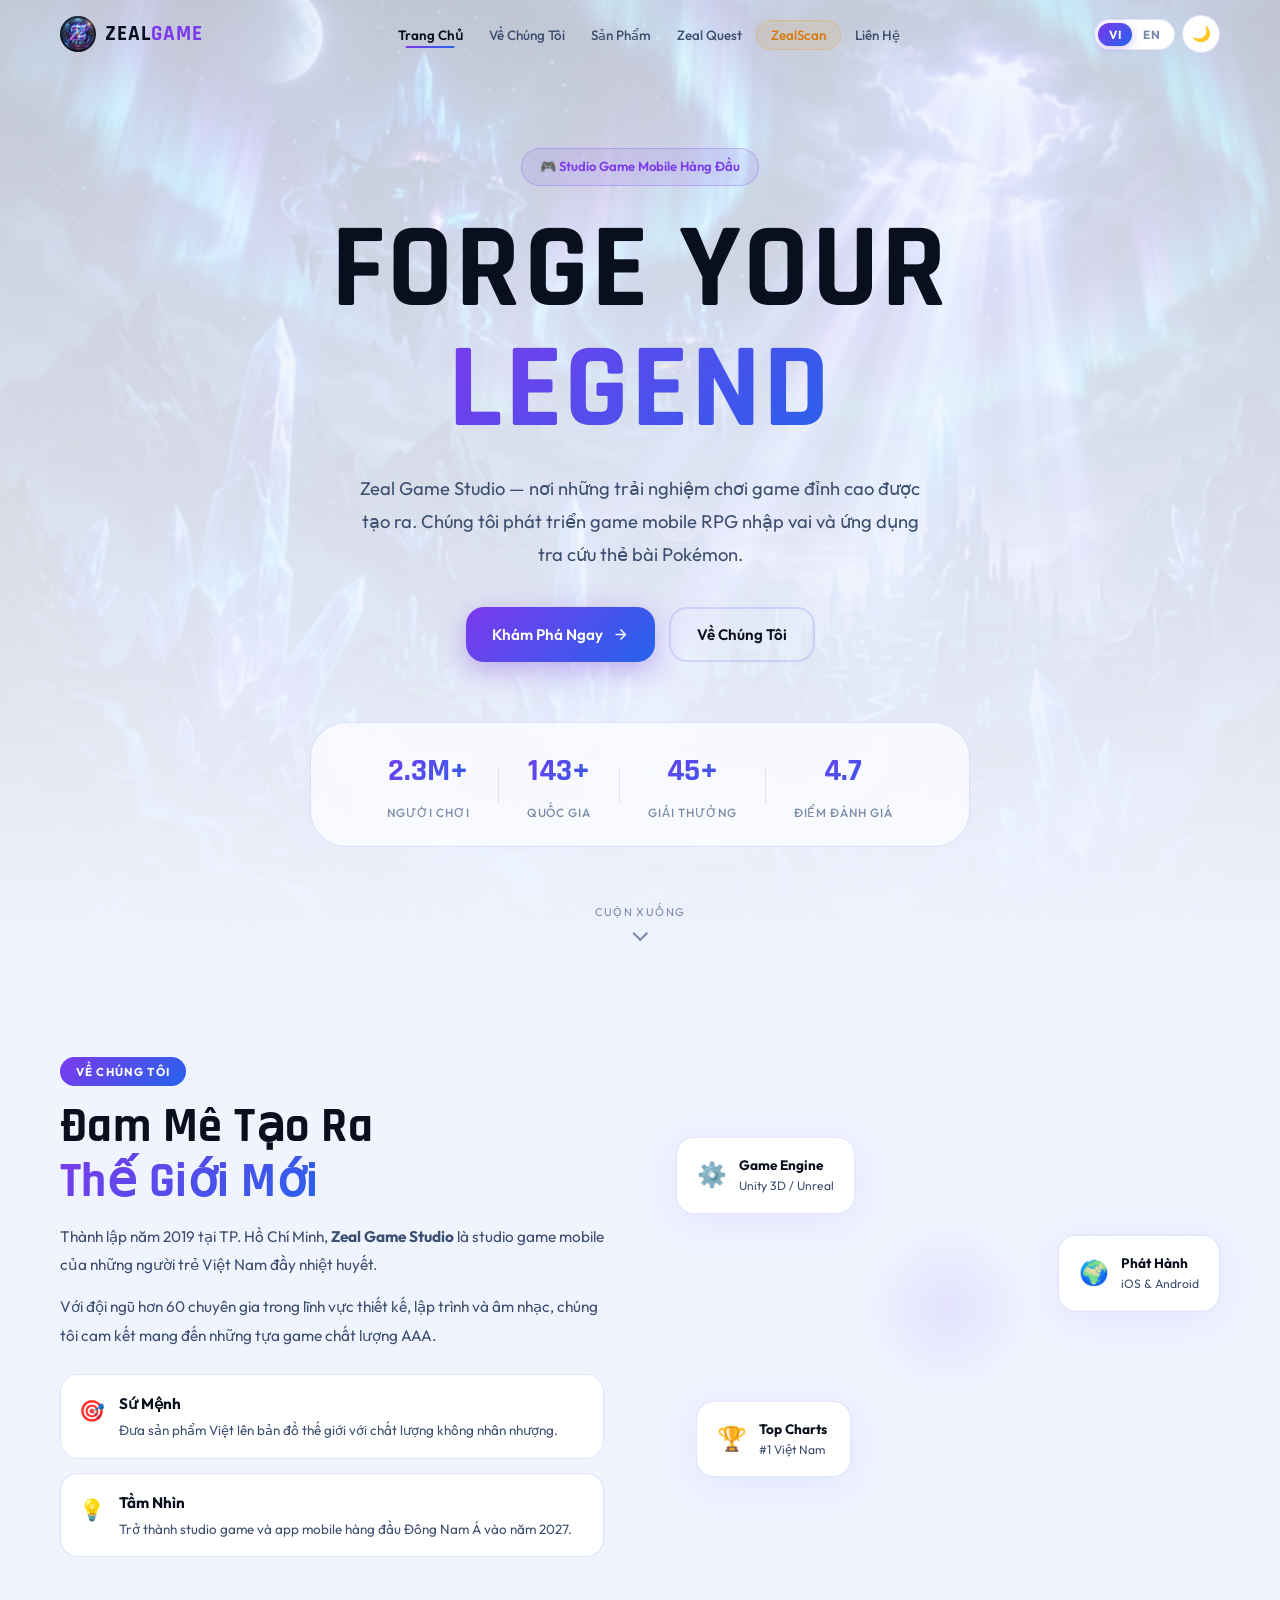
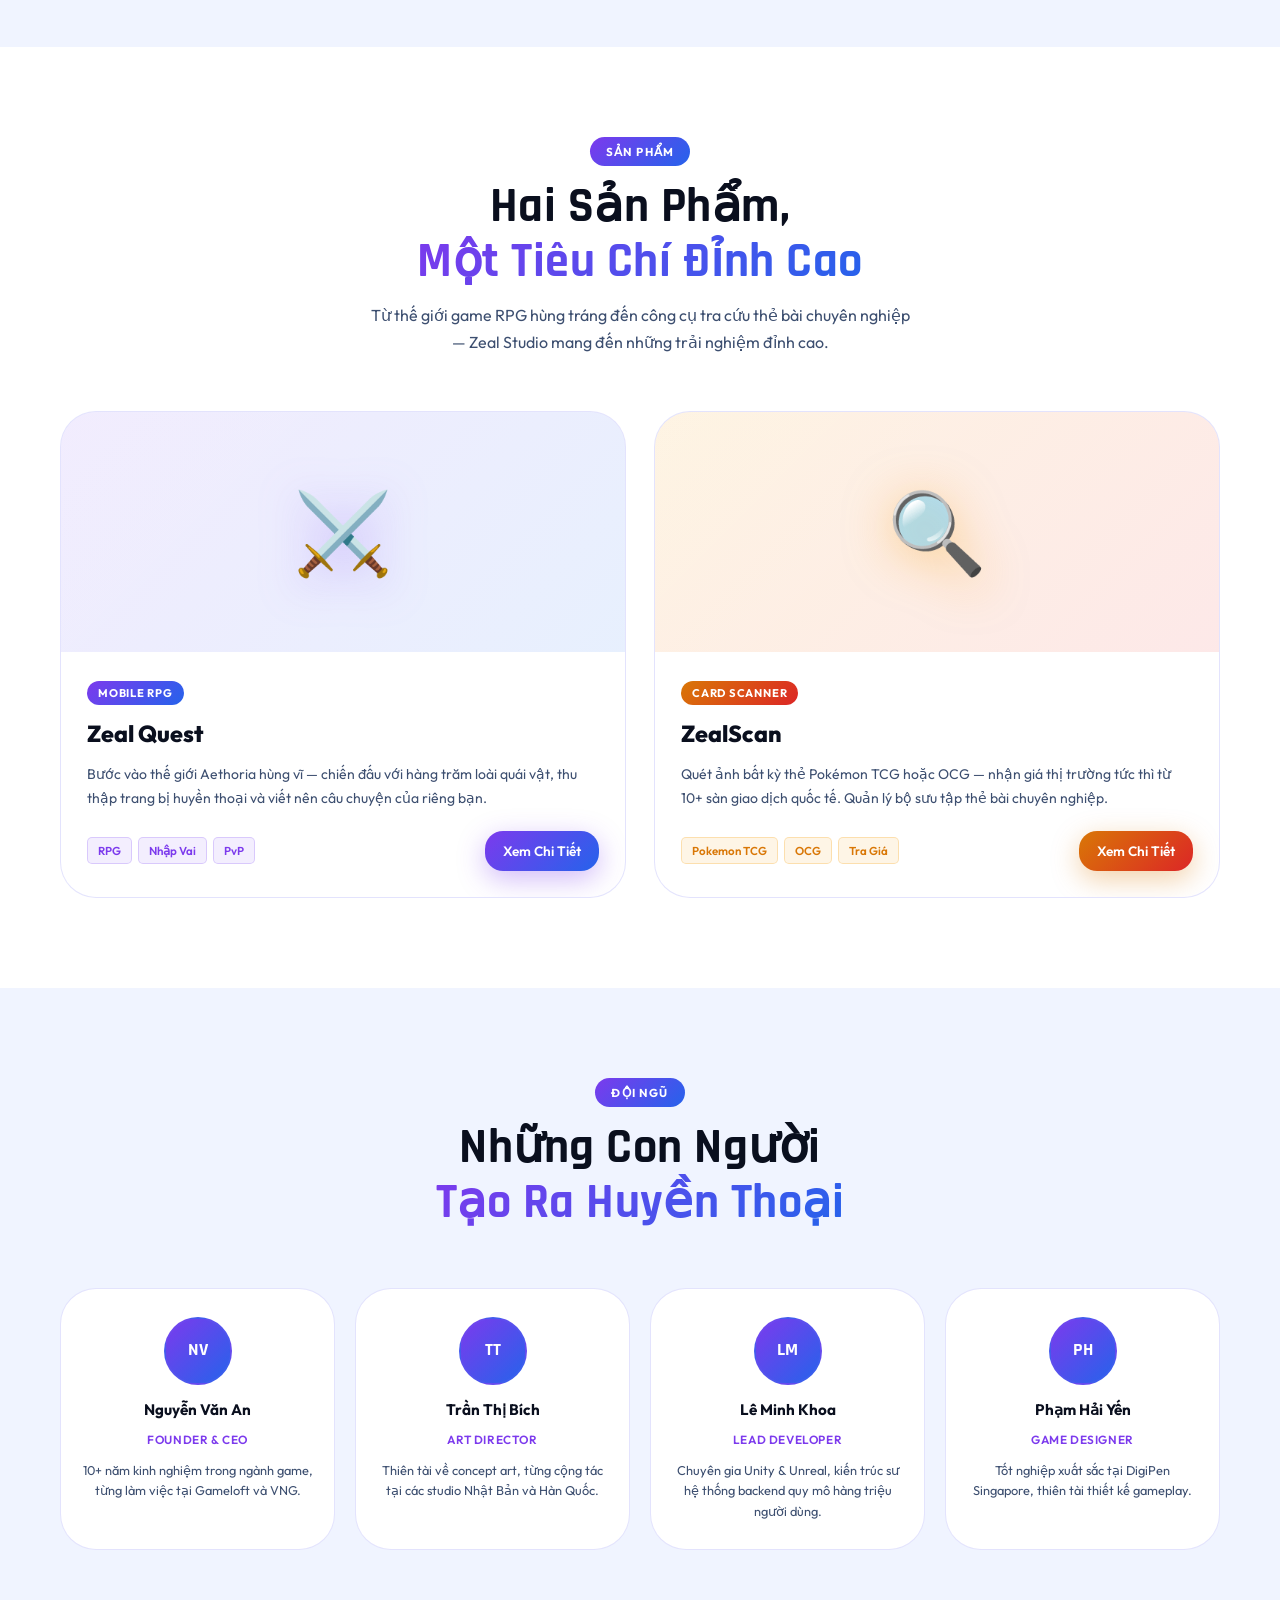
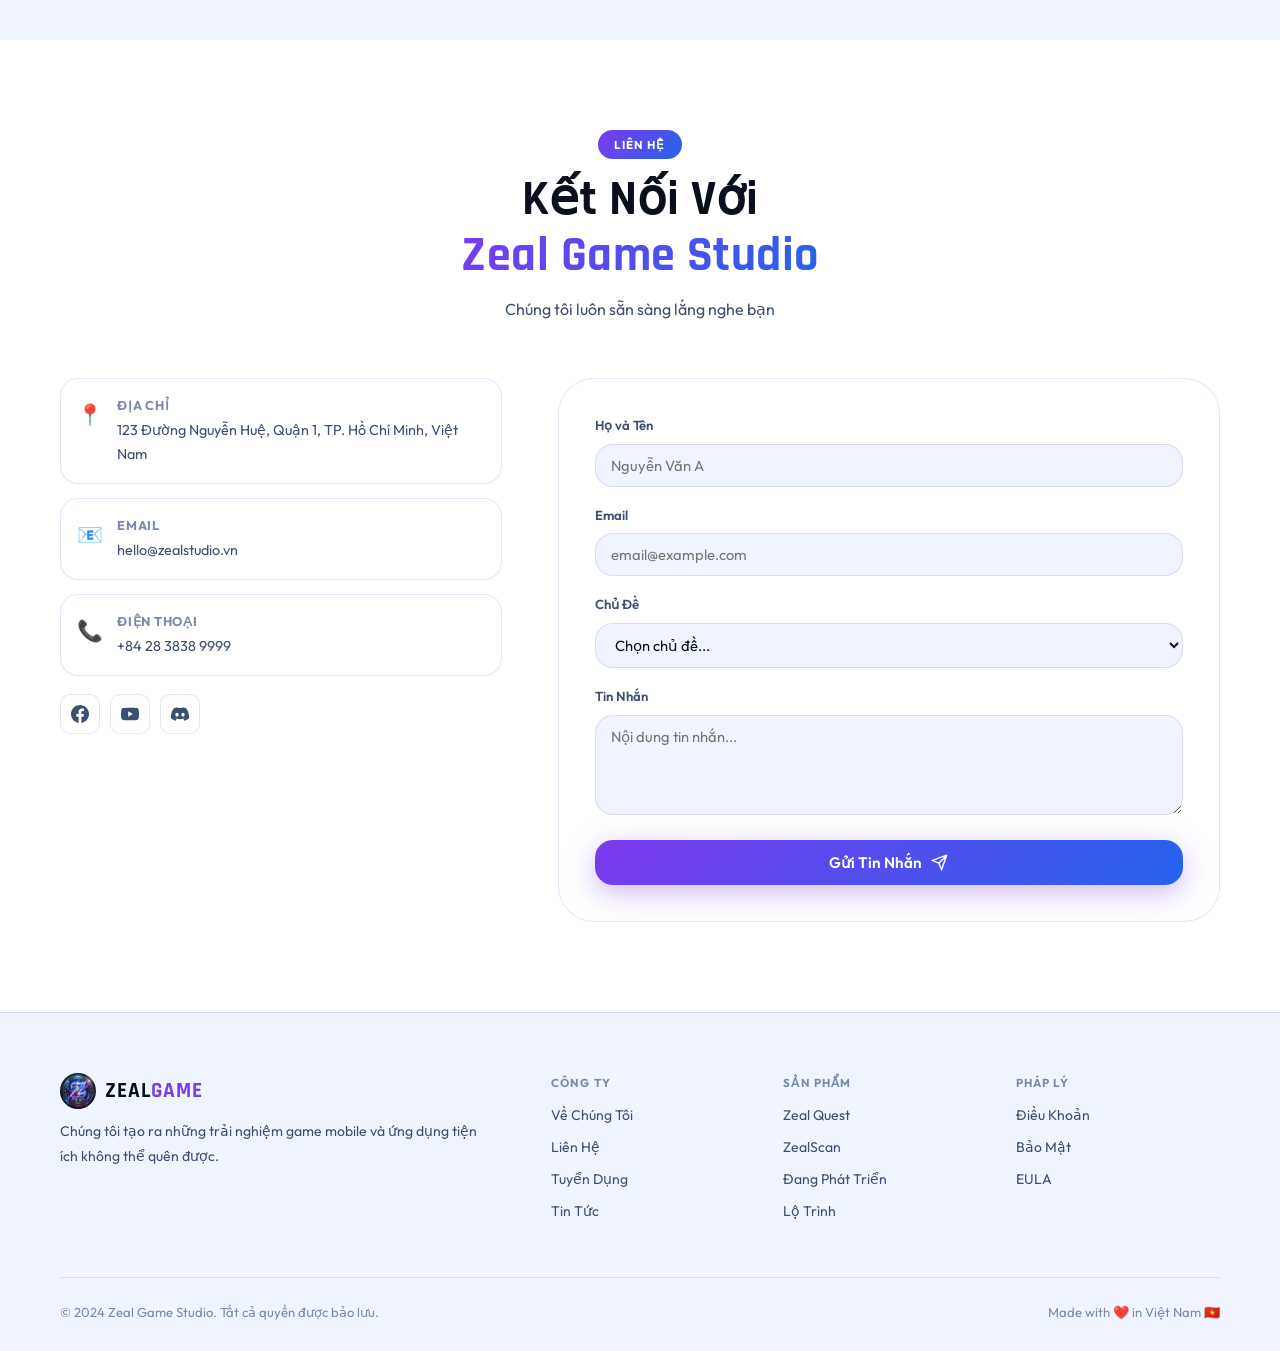
<file: index.html>
<!DOCTYPE html>
<html lang="vi" data-theme="light">

<head>
  <meta charset="UTF-8" />
  <meta name="viewport" content="width=device-width, initial-scale=1.0" />
  <meta name="description"
    content="Zeal Game Studio – Studio game mobile hàng đầu Việt Nam. Khám phá Zeal Quest RPG và ZealScan tra cứu giá thẻ Pokémon." />
  <title>Zeal Game Studio – Forge Your Legend</title>
  <link rel="preconnect" href="https://fonts.googleapis.com" />
  <link rel="preconnect" href="https://fonts.gstatic.com" crossorigin />
  <link
    href="https://fonts.googleapis.com/css2?family=Outfit:wght@300;400;500;600;700;800;900&family=Rajdhani:wght@500;600;700&display=swap"
    rel="stylesheet" />
  <link rel="stylesheet" href="css/shared.css" />
  <link rel="stylesheet" href="css/index.css" />
</head>

<body>

  <!-- ══ NAVBAR ══════════════════════════════════════════ -->
  <nav class="navbar" id="navbar">
    <div class="nav-c">
      <a href="index.html" class="nav-logo">
        <img src="assets/zeal_logo.png" alt="Zeal Game Studio" class="logo-img" />
        <span class="logo-txt">ZEAL<span class="logo-acc">GAME</span></span>
      </a>
      <ul class="nav-links" id="navLinks">
        <li><a href="#home" class="nav-link active" data-k="nav_home">Trang Chủ</a></li>
        <li><a href="#about" class="nav-link" data-k="nav_about">Về Chúng Tôi</a></li>
        <li><a href="#products" class="nav-link" data-k="nav_products">Sản Phẩm</a></li>
        <li><a href="pages/zeal-quest.html" class="nav-link" data-k="nav_zealquest">Zeal Quest</a></li>
        <li><a href="pages/zealscan.html" class="nav-link nav-zs" data-k="nav_zealscan">ZealScan</a></li>
        <li><a href="#contact" class="nav-link" data-k="nav_contact">Liên Hệ</a></li>
      </ul>
      <div class="nav-acts">
        <div class="lang-tog">
          <button class="lang-btn on" data-lang="vi">VI</button>
          <button class="lang-btn" data-lang="en">EN</button>
        </div>
        <button class="theme-tog" id="themeBtn" aria-label="Toggle theme">
          <span class="t-icon sun">☀️</span>
          <span class="t-icon moon">🌙</span>
        </button>
        <button class="burger" id="burger" aria-label="Menu">
          <span></span><span></span><span></span>
        </button>
      </div>
    </div>
  </nav>

  <!-- ══ HERO ════════════════════════════════════════════ -->
  <section class="hero" id="home">
    <div class="hero-bg">
      <img src="assets/hero_bg.png" alt="Hero" loading="eager" />
      <div class="hero-ov"></div>
    </div>
    <div class="hero-ptk" id="ptk"></div>
    <div class="hero-inner">
      <div class="hero-badge" data-k="hero_badge">🎮 Studio Game Mobile Hàng Đầu</div>
      <h1 class="hero-h1">
        <span data-k="hero_h1_a">FORGE YOUR</span><br />
        <span class="grad" data-k="hero_h1_b">LEGEND</span>
      </h1>
      <p class="hero-sub" data-k="hero_sub">Zeal Game Studio — nơi những trải nghiệm chơi game đỉnh cao được tạo ra.</p>
      <div class="hero-ctas">
        <a href="#products" class="btn btn-p">
          <span data-k="hero_cta1">Khám Phá Ngay</span>
          <svg viewBox="0 0 24 24" fill="none" stroke="currentColor" stroke-width="2">
            <path d="M5 12h14M12 5l7 7-7 7" />
          </svg>
        </a>
        <a href="#about" class="btn btn-out" data-k="hero_cta2">Về Chúng Tôi</a>
      </div>
      <div class="stats-bar">
        <div class="stat"><span class="stat-n" data-t="2400000">0</span><span class="stat-l" data-k="stat_players">Người
            Chơi</span></div>
        <div class="stat-div"></div>
        <div class="stat"><span class="stat-n" data-t="150">0</span><span class="stat-l" data-k="stat_countries">Quốc
            Gia</span></div>
        <div class="stat-div"></div>
        <div class="stat"><span class="stat-n" data-t="48">0</span><span class="stat-l" data-k="stat_awards">Giải
            Thưởng</span></div>
        <div class="stat-div"></div>
        <div class="stat"><span class="stat-n" data-t="4.9">0</span><span class="stat-l" data-k="stat_rating">Điểm Đánh
            Giá</span></div>
      </div>
    </div>
    <div class="scroll-hint">
      <span data-k="scroll_hint">Cuộn Xuống</span>
      <div class="scroll-arr"></div>
    </div>
  </section>

  <!-- ══ ABOUT ═══════════════════════════════════════════ -->
  <section class="section" id="about">
    <div class="container">
      <div class="about-wrap">
        <div>
          <span class="chip" data-k="about_chip">Về Chúng Tôi</span>
          <h2 class="title"><span data-k="about_t1">Đam Mê Tạo Ra</span><br /><span class="grad" data-k="about_t2">Thế
              Giới Mới</span></h2>
          <p class="about-desc" data-k="about_d1">Thành lập năm 2019 tại TP. Hồ Chí Minh, <strong>Zeal Game
              Studio</strong> là studio game mobile của những người trẻ Việt Nam đầy nhiệt huyết.</p>
          <p class="about-desc" data-k="about_d2">Với đội ngũ hơn 60 chuyên gia trong lĩnh vực thiết kế, lập trình và âm
            nhạc, chúng tôi cam kết mang đến những tựa game chất lượng AAA.</p>
          <div class="pillars">
            <div class="pillar">
              <div class="pillar-icon">🎯</div>
              <div><strong data-k="p1_t">Sứ Mệnh</strong>
                <p data-k="p1_d">Đưa sản phẩm Việt lên bản đồ thế giới với chất lượng không nhân nhượng.</p>
              </div>
            </div>
            <div class="pillar">
              <div class="pillar-icon">💡</div>
              <div><strong data-k="p2_t">Tầm Nhìn</strong>
                <p data-k="p2_d">Trở thành studio game và app mobile hàng đầu Đông Nam Á vào năm 2027.</p>
              </div>
            </div>
          </div>
        </div>
        <div class="float-cards">
          <div class="fc fc1">
            <div class="fc-ico">⚙️</div>
            <div><strong data-k="fc1_t">Game Engine</strong><span>Unity 3D / Unreal</span></div>
          </div>
          <div class="fc fc2">
            <div class="fc-ico">🌍</div>
            <div><strong data-k="fc2_t">Phát Hành</strong><span>iOS &amp; Android</span></div>
          </div>
          <div class="fc fc3">
            <div class="fc-ico">🏆</div>
            <div><strong data-k="fc3_t">Top Charts</strong><span>#1 Việt Nam</span></div>
          </div>
          <div class="fc-orb"></div>
        </div>
      </div>
    </div>
  </section>

  <!-- ══ PRODUCTS ═════════════════════════════════════════ -->
  <section class="section" id="products" style="background:var(--bg2)">
    <div class="container">
      <div class="sec-head">
        <span class="chip" data-k="prod_chip">Sản Phẩm</span>
        <h2 class="title"><span data-k="prod_t1">Hai Sản Phẩm,</span><br /><span class="grad" data-k="prod_t2">Một Tiêu
            Chí Đỉnh Cao</span></h2>
        <p class="desc" data-k="prod_desc">Từ thế giới game RPG hùng tráng đến công cụ tra cứu thẻ bài chuyên nghiệp.
        </p>
      </div>
      <div class="products-wrap">
        <!-- Zeal Quest -->
        <div class="pcard" data-app="Zeal Quest">
          <div class="pcard-top">
            <div class="pcard-emoji">⚔️</div>
            <div class="pcard-shine"></div>
          </div>
          <div class="pcard-body">
            <span class="pbadge" data-k="zq_badge">Mobile RPG</span>
            <h3 data-k="zq_t">Zeal Quest</h3>
            <p data-k="zq_desc">Bước vào thế giới Aethoria hùng vĩ — chiến đấu với hàng trăm loài quái vật, thu thập
              trang bị huyền thoại và viết nên câu chuyện của riêng bạn.</p>
            <div class="pcard-foot">
              <div class="ptags">
                <span class="ptag" data-k="zq_t1">RPG</span>
                <span class="ptag" data-k="zq_t2">Nhập Vai</span>
                <span class="ptag" data-k="zq_t3">PvP</span>
              </div>
              <a href="pages/zeal-quest.html" class="btn btn-p btn-sm" data-k="zq_cta">Xem Chi Tiết</a>
            </div>
          </div>
        </div>
        <!-- ZealScan -->
        <div class="pcard gold" data-app="ZealScan">
          <div class="pcard-top">
            <div class="pcard-emoji">🔍</div>
            <div class="pcard-shine"></div>
          </div>
          <div class="pcard-body">
            <span class="pbadge" data-k="zs_badge">Card Scanner</span>
            <h3 data-k="zs_t">ZealScan</h3>
            <p data-k="zs_desc">Quét ảnh bất kỳ thẻ Pokémon TCG hoặc OCG — nhận giá thị trường tức thì từ 10+ sàn giao
              dịch quốc tế. Quản lý bộ sưu tập thẻ bài chuyên nghiệp.</p>
            <div class="pcard-foot">
              <div class="ptags">
                <span class="ptag" data-k="zs_t1">Pokemon TCG</span>
                <span class="ptag" data-k="zs_t2">OCG</span>
                <span class="ptag" data-k="zs_t3">Tra Giá</span>
              </div>
              <a href="pages/zealscan.html" class="btn btn-g btn-sm" data-k="zs_cta">Xem Chi Tiết</a>
            </div>
          </div>
        </div>
      </div>
    </div>
  </section>

  <!-- ══ TEAM ════════════════════════════════════════════ -->
  <section class="section" id="team">
    <div class="container">
      <div class="sec-head">
        <span class="chip" data-k="team_chip">Đội Ngũ</span>
        <h2 class="title"><span data-k="team_t1">Những Con Người</span><br /><span class="grad" data-k="team_t2">Tạo Ra
            Huyền Thoại</span></h2>
      </div>
      <div class="team-grid">
        <div class="tcard fade-up" data-d="0">
          <div class="t-av">NV</div>
          <h4>Nguyễn Văn An</h4><span class="t-role" data-k="role_ceo">Founder &amp; CEO</span>
          <p>10+ năm kinh nghiệm trong ngành game, từng làm việc tại Gameloft và VNG.</p>
        </div>
        <div class="tcard fade-up" data-d="100">
          <div class="t-av">TT</div>
          <h4>Trần Thị Bích</h4><span class="t-role" data-k="role_art">Art Director</span>
          <p>Thiên tài về concept art, từng cộng tác tại các studio Nhật Bản và Hàn Quốc.</p>
        </div>
        <div class="tcard fade-up" data-d="200">
          <div class="t-av">LM</div>
          <h4>Lê Minh Khoa</h4><span class="t-role" data-k="role_dev">Lead Developer</span>
          <p>Chuyên gia Unity &amp; Unreal, kiến trúc sư hệ thống backend quy mô hàng triệu người dùng.</p>
        </div>
        <div class="tcard fade-up" data-d="300">
          <div class="t-av">PH</div>
          <h4>Phạm Hải Yến</h4><span class="t-role" data-k="role_design">Game Designer</span>
          <p>Tốt nghiệp xuất sắc tại DigiPen Singapore, thiên tài thiết kế gameplay.</p>
        </div>
      </div>
    </div>
  </section>

  <!-- ══ CONTACT ════════════════════════════════════════ -->
  <section class="section" id="contact" style="background:var(--bg2)">
    <div class="container">
      <div class="sec-head">
        <span class="chip" data-k="contact_chip">Liên Hệ</span>
        <h2 class="title"><span data-k="contact_t1">Kết Nối Với</span><br /><span class="grad" data-k="contact_t2">Zeal
            Game Studio</span></h2>
        <p class="desc" data-k="contact_desc">Chúng tôi luôn sẵn sàng lắng nghe bạn</p>
      </div>
      <div class="contact-wrap">
        <div class="contact-info">
          <div class="ci-item">
            <div class="ci-icon">📍</div>
            <div><strong data-k="ci_addr">Địa Chỉ</strong>
              <p>123 Đường Nguyễn Huệ, Quận 1, TP. Hồ Chí Minh, Việt Nam</p>
            </div>
          </div>
          <div class="ci-item">
            <div class="ci-icon">📧</div>
            <div><strong data-k="ci_email">Email</strong>
              <p>hello@zealstudio.vn</p>
            </div>
          </div>
          <div class="ci-item">
            <div class="ci-icon">📞</div>
            <div><strong data-k="ci_phone">Điện Thoại</strong>
              <p>+84 28 3838 9999</p>
            </div>
          </div>
          <div class="socials">
            <a href="#" class="soc-btn" aria-label="Facebook"><svg fill="currentColor" viewBox="0 0 24 24">
                <path
                  d="M24 12.073c0-6.627-5.373-12-12-12s-12 5.373-12 12c0 5.99 4.388 10.954 10.125 11.854v-8.385H7.078v-3.47h3.047V9.43c0-3.007 1.792-4.669 4.533-4.669 1.312 0 2.686.235 2.686.235v2.953H15.83c-1.491 0-1.956.925-1.956 1.874v2.25h3.328l-.532 3.47h-2.796v8.385C19.612 23.027 24 18.062 24 12.073z" />
              </svg></a>
            <a href="#" class="soc-btn" aria-label="YouTube"><svg fill="currentColor" viewBox="0 0 24 24">
                <path
                  d="M23.495 6.205a3.007 3.007 0 00-2.088-2.088c-1.87-.501-9.396-.501-9.396-.501s-7.507-.01-9.396.501A3.007 3.007 0 00.527 6.205a31.247 31.247 0 00-.522 5.805 31.247 31.247 0 00.522 5.783 3.007 3.007 0 002.088 2.088c1.868.502 9.396.502 9.396.502s7.506 0 9.396-.502a3.007 3.007 0 002.088-2.088 31.247 31.247 0 00.5-5.783 31.247 31.247 0 00-.5-5.805zM9.609 15.601V8.408l6.264 3.602z" />
              </svg></a>
            <a href="#" class="soc-btn" aria-label="Discord"><svg fill="currentColor" viewBox="0 0 24 24">
                <path
                  d="M20.317 4.37a19.791 19.791 0 00-4.885-1.515.074.074 0 00-.079.037c-.21.375-.444.864-.608 1.25a18.27 18.27 0 00-5.487 0 12.64 12.64 0 00-.617-1.25.077.077 0 00-.079-.037A19.736 19.736 0 003.677 4.37a.07.07 0 00-.032.027C.533 9.046-.32 13.58.099 18.057.1 18.079.11 18.1.127 18.115a19.9 19.9 0 005.993 3.03.078.078 0 00.084-.028 14.09 14.09 0 001.226-1.994.076.076 0 00-.041-.106 13.107 13.107 0 01-1.872-.892.077.077 0 01-.008-.128 10.2 10.2 0 00.372-.292.074.074 0 01.077-.01c3.928 1.793 8.18 1.793 12.062 0a.074.074 0 01.078.01c.12.098.246.198.373.292a.077.077 0 01-.006.127 12.299 12.299 0 01-1.873.892.077.077 0 00-.041.107c.36.698.772 1.362 1.225 1.993a.076.076 0 00.084.028 19.839 19.839 0 006.002-3.03.077.077 0 00.032-.054c.5-5.177-.838-9.674-3.549-13.66a.061.061 0 00-.031-.03zM8.02 15.33c-1.183 0-2.157-1.085-2.157-2.419 0-1.333.956-2.419 2.157-2.419 1.21 0 2.176 1.096 2.157 2.42 0 1.333-.956 2.418-2.157 2.418zm7.975 0c-1.183 0-2.157-1.085-2.157-2.419 0-1.333.955-2.419 2.157-2.419 1.21 0 2.176 1.096 2.157 2.42 0 1.333-.946 2.418-2.157 2.418z" />
              </svg></a>
          </div>
        </div>
        <form class="cf" id="contactForm">
          <div class="cf-field"><label data-k="f_name">Họ và Tên</label><input type="text" data-kph="f_name_ph"
              placeholder="Nguyễn Văn A" required /></div>
          <div class="cf-field"><label data-k="f_email">Email</label><input type="email" data-kph="f_email_ph"
              placeholder="email@example.com" required /></div>
          <div class="cf-field">
            <label data-k="f_subj">Chủ Đề</label>
            <select>
              <option data-k="f_subj_ph">Chọn chủ đề...</option>
              <option data-k="f_o1">Hợp Tác</option>
              <option data-k="f_o2">Truyền Thông / Báo Chí</option>
              <option data-k="f_o3">Hỗ Trợ Game</option>
              <option data-k="f_o4">ZealScan Support</option>
              <option data-k="f_o5">Tuyển Dụng</option>
              <option data-k="f_o6">Khác</option>
            </select>
          </div>
          <div class="cf-field"><label data-k="f_msg">Tin Nhắn</label><textarea rows="4" data-kph="f_msg_ph"
              placeholder="Nội dung tin nhắn..." required></textarea></div>
          <button type="submit" class="btn btn-p" id="submitBtn" style="width:100%;justify-content:center">
            <span data-k="f_submit">Gửi Tin Nhắn</span>
            <svg viewBox="0 0 24 24" fill="none" stroke="currentColor" stroke-width="2" width="17" height="17">
              <path d="M22 2L11 13M22 2L15 22l-4-9-9-4 19-7z" />
            </svg>
          </button>
        </form>
      </div>
    </div>
  </section>

  <!-- ══ FOOTER ════════════════════════════════════════ -->
  <footer class="footer">
    <div class="container">
      <div class="footer-grid">
        <div class="footer-brand">
          <div class="nav-logo"><img src="assets/zeal_logo.png" alt="" class="logo-img" /><span
              class="logo-txt">ZEAL<span class="logo-acc">GAME</span></span></div>
          <p data-k="footer_desc">Chúng tôi tạo ra những trải nghiệm game mobile không thể quên được.</p>
        </div>
        <div class="footer-cols">
          <div class="fcol">
            <h5 data-k="fc_co">Công Ty</h5>
            <a href="#about" data-k="f_about">Về Chúng Tôi</a>
            <a href="#contact" data-k="f_contact">Liên Hệ</a>
            <a href="#" data-k="f_careers">Tuyển Dụng</a>
            <a href="#" data-k="f_news">Tin Tức</a>
          </div>
          <div class="fcol">
            <h5 data-k="fc_prod">Sản Phẩm</h5>
            <a href="pages/zeal-quest.html" data-k="nav_zealquest">Zeal Quest</a>
            <a href="pages/zealscan.html" data-k="nav_zealscan">ZealScan</a>
            <a href="#" data-k="f_indev">Đang Phát Triển</a>
            <a href="#" data-k="f_road">Lộ Trình</a>
          </div>
          <div class="fcol">
            <h5 data-k="fc_legal">Pháp Lý</h5>
            <a href="#" data-k="f_terms">Điều Khoản</a>
            <a href="#" data-k="f_privacy">Bảo Mật</a>
            <a href="#" data-k="f_eula">EULA</a>
          </div>
        </div>
      </div>
      <div class="footer-btm">
        <span data-k="footer_cr">© 2024 Zeal Game Studio. Tất cả quyền được bảo lưu.</span>
        <span data-k="footer_made">Made with ❤️ in Việt Nam 🇻🇳</span>
      </div>
    </div>
  </footer>

  <div class="toast" id="toast"><span class="t-icon"></span><span class="toast-msg" id="toastMsg"></span></div>

  <script src="js/shared.js"></script>
</body>

</html>
</file>
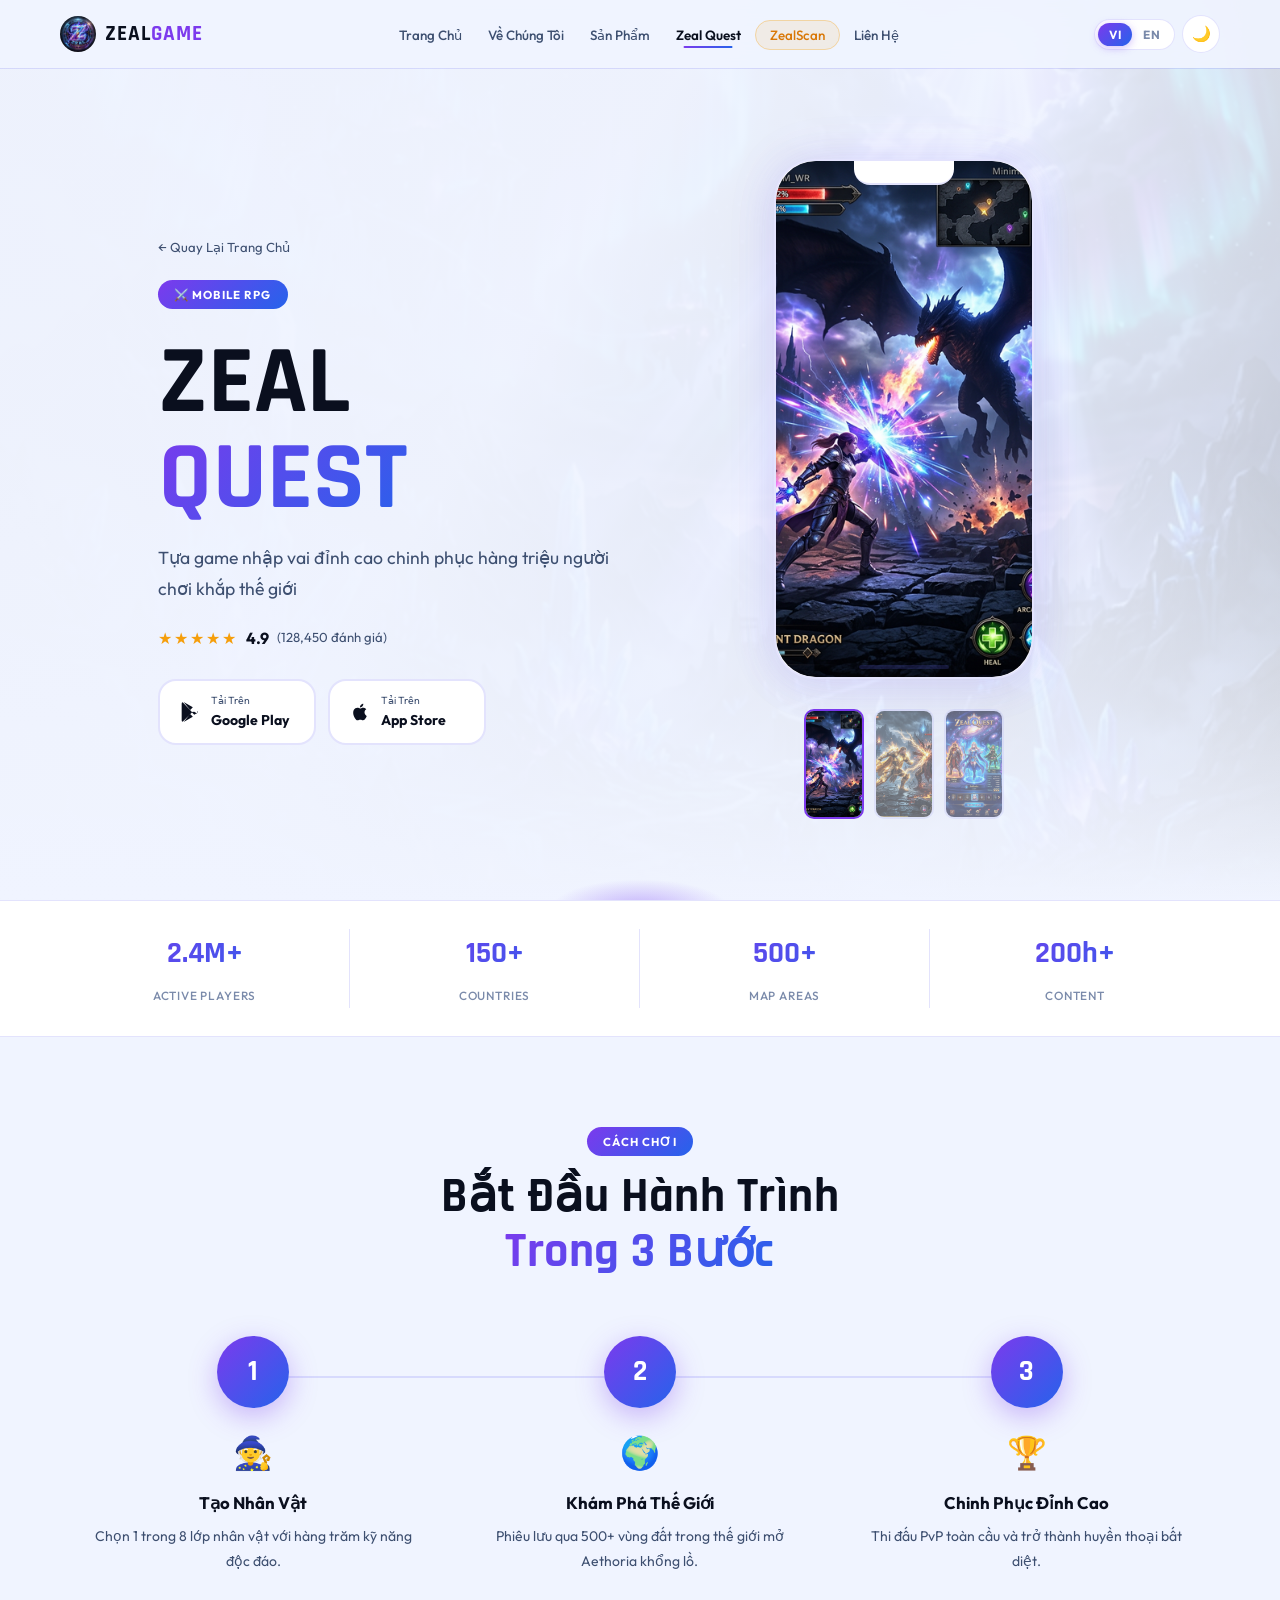
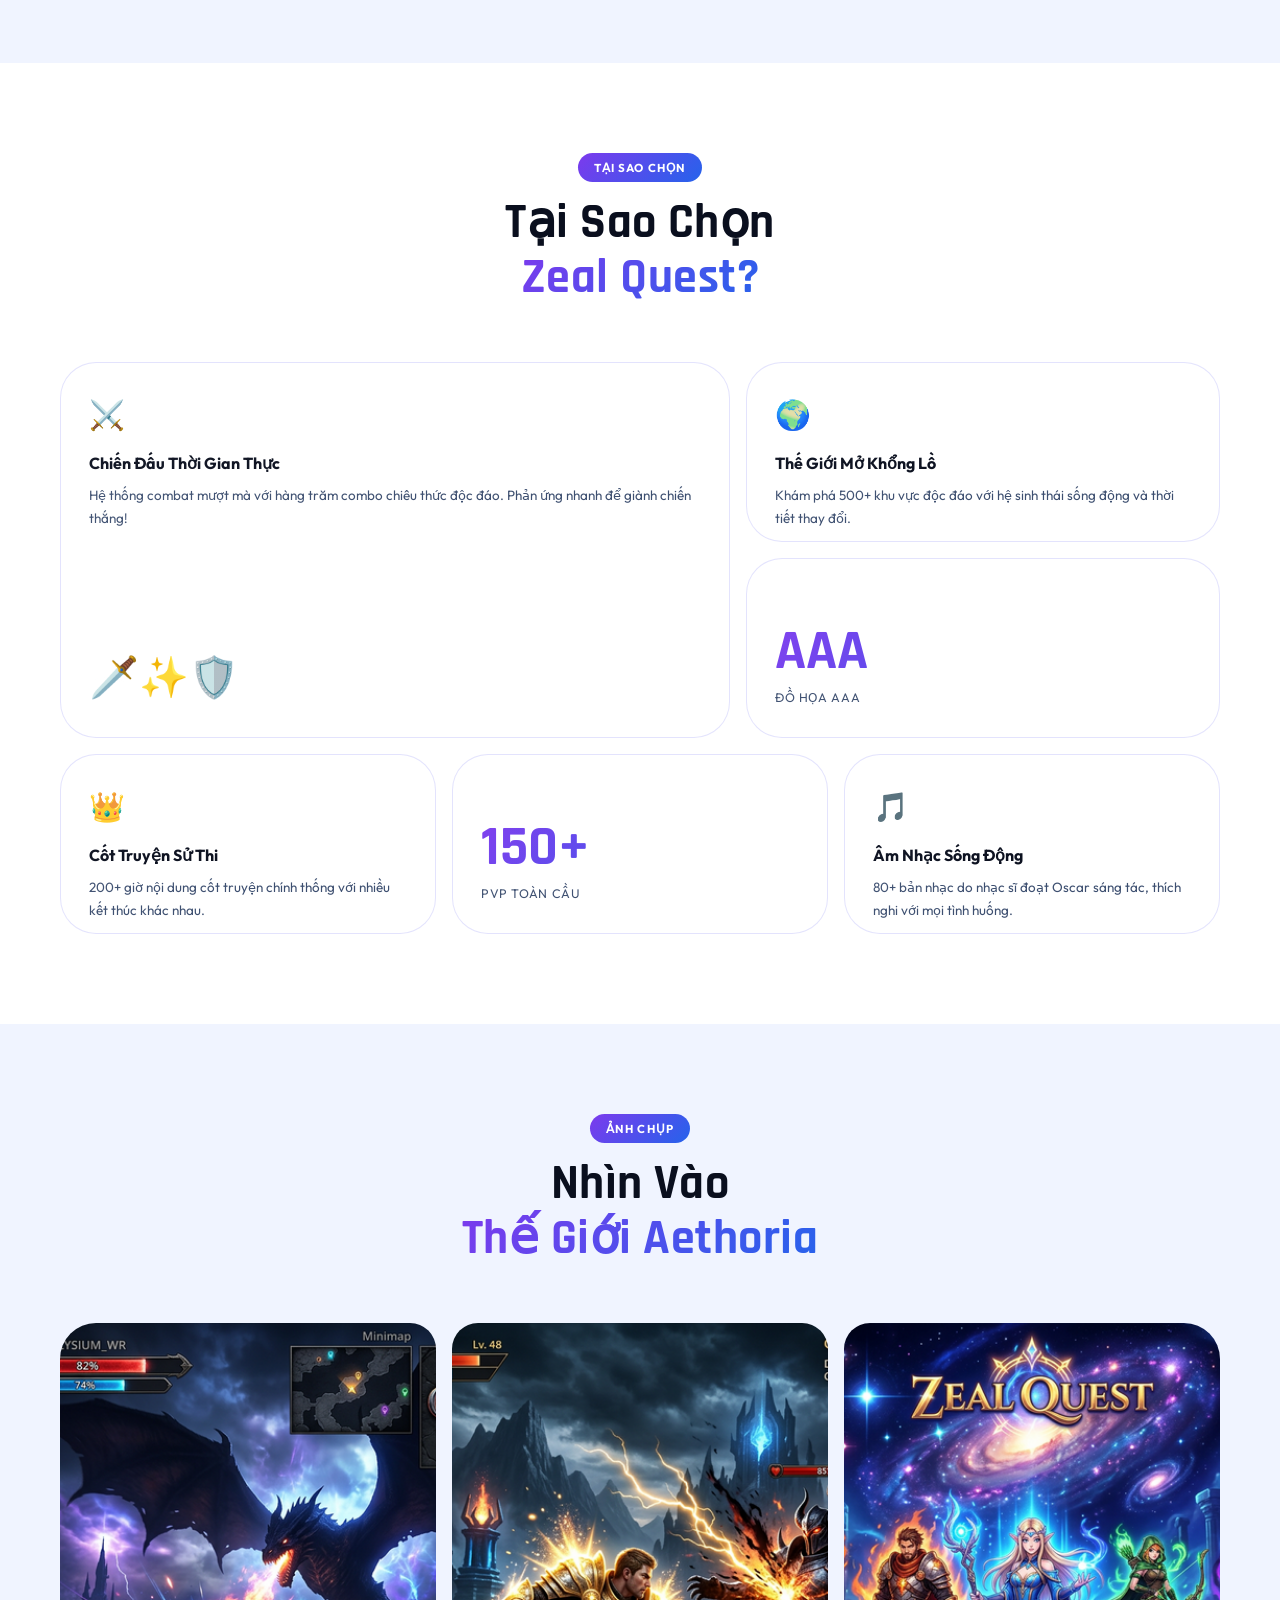
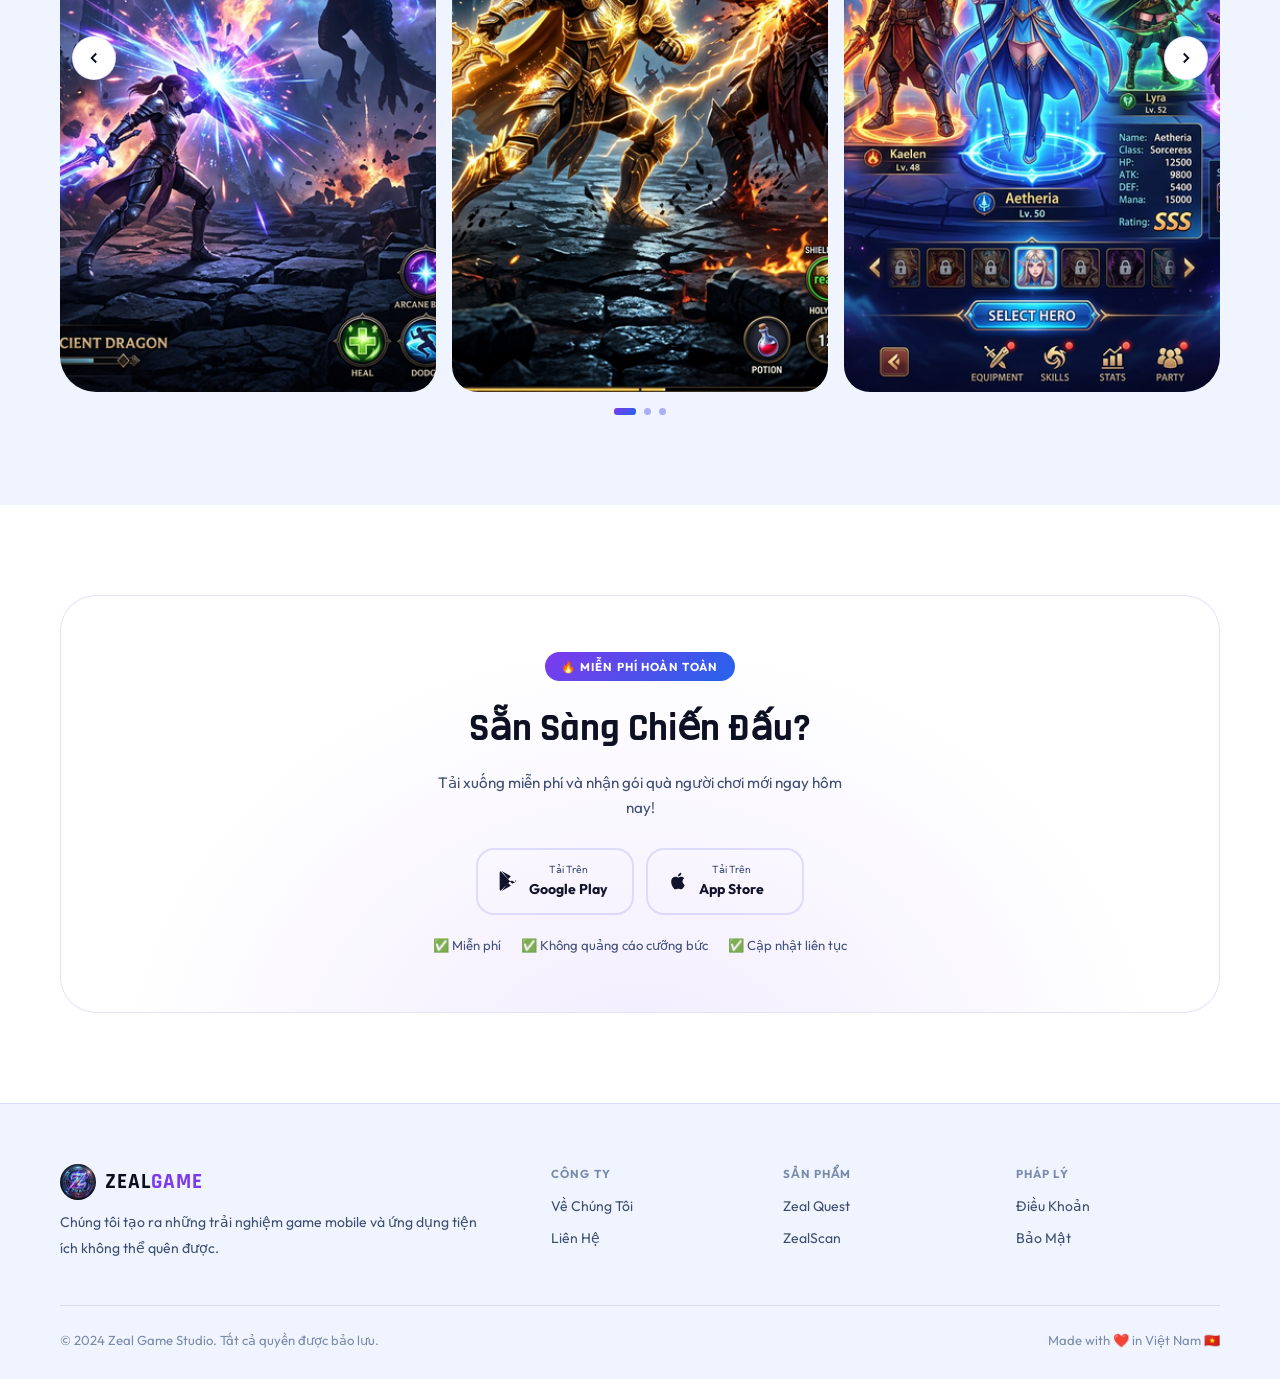
<file: pages/zeal-quest.html>
<!DOCTYPE html>
<html lang="vi" data-theme="dark">
<head>
  <meta charset="UTF-8" />
  <meta name="viewport" content="width=device-width, initial-scale=1.0" />
  <meta name="description" content="Zeal Quest – Tựa game nhập vai RPG mobile đỉnh cao từ Zeal Game Studio. Khám phá thế giới Aethoria, chiến đấu PvP toàn cầu." />
  <title>Zeal Quest – Fantasy Mobile RPG | Zeal Game Studio</title>
  <link rel="preconnect" href="https://fonts.googleapis.com" />
  <link rel="preconnect" href="https://fonts.gstatic.com" crossorigin />
  <link href="https://fonts.googleapis.com/css2?family=Outfit:wght@300;400;500;600;700;800;900&family=Rajdhani:wght@500;600;700&display=swap" rel="stylesheet" />
  <link rel="stylesheet" href="../css/shared.css" />
  <link rel="stylesheet" href="../css/page.css" />
</head>
<body>

<!-- NAVBAR -->
<nav class="navbar solid" id="navbar">
  <div class="nav-c">
    <a href="../index.html" class="nav-logo">
      <img src="../assets/zeal_logo.png" alt="Zeal Game Studio" class="logo-img" />
      <span class="logo-txt">ZEAL<span class="logo-acc">GAME</span></span>
    </a>
    <ul class="nav-links" id="navLinks">
      <li><a href="../index.html"          class="nav-link" data-k="nav_home">Trang Chủ</a></li>
      <li><a href="../index.html#about"    class="nav-link" data-k="nav_about">Về Chúng Tôi</a></li>
      <li><a href="../index.html#products" class="nav-link" data-k="nav_products">Sản Phẩm</a></li>
      <li><a href="zeal-quest.html"        class="nav-link active" data-k="nav_zealquest">Zeal Quest</a></li>
      <li><a href="zealscan.html"          class="nav-link nav-zs" data-k="nav_zealscan">ZealScan</a></li>
      <li><a href="../index.html#contact"  class="nav-link" data-k="nav_contact">Liên Hệ</a></li>
    </ul>
    <div class="nav-acts">
      <div class="lang-tog">
        <button class="lang-btn on" data-lang="vi">VI</button>
        <button class="lang-btn"    data-lang="en">EN</button>
      </div>
      <button class="theme-tog" id="themeBtn" aria-label="Toggle theme">
        <span class="t-icon sun">☀️</span>
        <span class="t-icon moon">🌙</span>
      </button>
      <button class="burger" id="burger" aria-label="Menu">
        <span></span><span></span><span></span>
      </button>
    </div>
  </div>
</nav>

<!-- ══ PAGE HERO ═══════════════════════════════════════ -->
<section class="pg-hero" id="top">
  <div class="pg-hero-bg">
    <img src="../assets/hero_bg.png" alt="Zeal Quest" loading="eager" />
    <div class="pg-hero-ov"></div>
  </div>
  <div class="pg-hero-ptk" id="ptk"></div>
  <div class="pg-hero-inner">
    <!-- LEFT TEXT -->
    <div class="pg-hero-text">
      <a href="../index.html" class="back-link" data-k="back">
        <svg viewBox="0 0 24 24" fill="none" stroke="currentColor" stroke-width="2"><path d="M19 12H5M12 19l-7-7 7-7"/></svg>
        <span>Quay Lại Trang Chủ</span>
      </a>
      <div style="margin-bottom:12px"><span class="chip">⚔️ Mobile RPG</span></div>
      <h1 class="pg-h1">ZEAL<br/><span class="grad">QUEST</span></h1>
      <p class="pg-tagline" data-k="zq_tagline">Tựa game nhập vai đỉnh cao chinh phục hàng triệu người chơi khắp thế giới</p>
      <div class="pg-rating">
        <span class="pg-stars">★★★★★</span>
        <span class="pg-rv">4.9</span>
        <span class="pg-rc">(128,450 đánh giá)</span>
      </div>
      <div class="store-row" data-app="Zeal Quest">
        <a href="#" class="store-btn" id="zqGp">
          <svg viewBox="0 0 24 24" fill="currentColor" width="20" height="20"><path d="M3.18 23.81L14.6 12.39 3.18.17A2 2 0 002 2v19.81a2 2 0 001.18 2zm17.36-10.05l-3.42-1.97L13.96 12l3.16 3.21 3.42-1.97a1.5 1.5 0 000-2.48zM4.34.04l11.06 6.38-3.14 3.19L4.34.04zM4.34 23.96l7.92-9.57 3.14 3.19L4.34 23.96z"/></svg>
          <div><span class="s-label" data-k="s_get">Tải Trên</span><span class="s-name" data-k="s_gplay">Google Play</span></div>
        </a>
        <a href="#" class="store-btn sb-apple" id="zqAs">
          <svg viewBox="0 0 24 24" fill="currentColor" width="20" height="20"><path d="M18.71 19.5c-.83 1.24-1.71 2.45-3.05 2.47-1.34.03-1.77-.79-3.29-.79-1.53 0-2 .77-3.27.82-1.31.05-2.3-1.32-3.14-2.53C4.25 17 2.94 12.45 4.7 9.39c.87-1.52 2.43-2.48 4.12-2.51 1.28-.02 2.5.87 3.29.87.78 0 2.26-1.07 3.8-.91.65.03 2.47.26 3.64 1.98-.09.06-2.17 1.28-2.15 3.81.03 3.02 2.65 4.03 2.68 4.04-.03.07-.42 1.44-1.38 2.83M13 3.5c.73-.83 1.94-1.46 2.94-1.5.13 1.17-.34 2.35-1.04 3.19-.69.85-1.83 1.51-2.95 1.42-.15-1.15.41-2.35 1.05-3.11z"/></svg>
          <div><span class="s-label" data-k="s_get">Tải Trên</span><span class="s-name" data-k="s_astore">App Store</span></div>
        </a>
      </div>
    </div>
    <!-- RIGHT PHONE -->
    <div class="pg-hero-phone">
      <div class="phone">
        <div class="phone-notch"></div>
        <div class="phone-screen"><img src="../assets/app_screenshot_1.png" alt="Zeal Quest" id="zqPhoneImg" /></div>
        <div class="phone-bar"></div>
      </div>
      <div class="phone-glow"></div>
      <div class="thumb-strip">
        <img src="../assets/app_screenshot_1.png" class="thumb on" alt="" data-i="0" />
        <img src="../assets/app_screenshot_2.png" class="thumb" alt="" data-i="1" />
        <img src="../assets/app_screenshot_3.png" class="thumb" alt="" data-i="2" />
      </div>
    </div>
  </div>
</section>

<!-- ══ QUICK STATS ═══════════════════════════════════ -->
<div class="stats-strip">
  <div class="stats-strip-inner">
    <div class="ss-item"><span class="ss-val ss-v-grad">2.4M+</span><span class="ss-lbl">Active Players</span></div>
    <div class="ss-item"><span class="ss-val ss-v-grad">150+</span><span class="ss-lbl">Countries</span></div>
    <div class="ss-item"><span class="ss-val ss-v-grad">500+</span><span class="ss-lbl">Map Areas</span></div>
    <div class="ss-item"><span class="ss-val ss-v-grad">200h+</span><span class="ss-lbl">Content</span></div>
  </div>
</div>

<!-- ══ HOW TO PLAY ═══════════════════════════════════ -->
<section class="section" id="how">
  <div class="container">
    <div class="sec-head">
      <span class="chip">Cách Chơi</span>
      <h2 class="title">Bắt Đầu Hành Trình<br/><span class="grad">Trong 3 Bước</span></h2>
    </div>
    <div class="how-grid">
      <div class="how-step fade-up" data-d="0">
        <div class="how-num">1</div>
        <span class="how-icon-big">🧙</span>
        <h3 data-k="zq_hw1_t">Tạo Nhân Vật</h3>
        <p data-k="zq_hw1_d">Chọn 1 trong 8 lớp nhân vật với hàng trăm kỹ năng độc đáo.</p>
      </div>
      <div class="how-step fade-up" data-d="150">
        <div class="how-num">2</div>
        <span class="how-icon-big">🌍</span>
        <h3 data-k="zq_hw2_t">Khám Phá Thế Giới</h3>
        <p data-k="zq_hw2_d">Phiêu lưu qua 500+ vùng đất trong thế giới mở Aethoria khổng lồ.</p>
      </div>
      <div class="how-step fade-up" data-d="300">
        <div class="how-num">3</div>
        <span class="how-icon-big">🏆</span>
        <h3 data-k="zq_hw3_t">Chinh Phục Đỉnh Cao</h3>
        <p data-k="zq_hw3_d">Thi đấu PvP toàn cầu và trở thành huyền thoại bất diệt.</p>
      </div>
    </div>
  </div>
</section>

<!-- ══ BENTO FEATURES ══════════════════════════════ -->
<section class="section" id="features" style="background:var(--bg2)">
  <div class="container">
    <div class="sec-head">
      <span class="chip" data-k="zq_f_sec_t1">Tính Năng</span>
      <h2 class="title"><span data-k="zq_f_sec_t1">Tại Sao Chọn</span><br/><span class="grad" data-k="zq_f_sec_t2">Zeal Quest?</span></h2>
    </div>
    <div class="bento">
      <!-- Big card row 1 -->
      <div class="bento-card col-7 row-2 fade-up" data-d="0">
        <div class="b-shine"></div>
        <div class="b-icon">⚔️</div>
        <div class="b-title" data-k="zq_f1">Chiến Đấu Thời Gian Thực</div>
        <div class="b-desc" data-k="zq_f1d">Hệ thống combat mượt mà với hàng trăm combo chiêu thức độc đáo. Skill chains, ultimate attacks và co-op PvE mang lại cảm giác chiến đấu chưa từng có.</div>
        <div style="margin-top:auto;padding-top:16px"><span style="font-size:2.5rem">🗡️✨🛡️</span></div>
      </div>
      <div class="bento-card col-5 fade-up" data-d="80">
        <div class="b-shine"></div>
        <div class="b-icon">🌍</div>
        <div class="b-title" data-k="zq_f2">Thế Giới Mở Khổng Lồ</div>
        <div class="b-desc" data-k="zq_f2d">500+ khu vực độc đáo với hệ sinh thái sống động và thời tiết thay đổi.</div>
      </div>
      <div class="bento-card col-5 fade-up" data-d="160">
        <div class="b-shine"></div>
        <div class="b-huge-num grad">AAA</div>
        <div class="b-huge-sub" data-k="zq_f3">Đồ Họa Unity 3D · Ray-tracing</div>
      </div>
      <!-- Row 2 -->
      <div class="bento-card col-4 fade-up" data-d="0">
        <div class="b-shine"></div>
        <div class="b-icon">👑</div>
        <div class="b-title" data-k="zq_f4">Cốt Truyện Sử Thi</div>
        <div class="b-desc" data-k="zq_f4d">200+ giờ cốt truyện chính thống với nhiều kết thúc khác nhau.</div>
      </div>
      <div class="bento-card col-4 fade-up" data-d="80">
        <div class="b-shine"></div>
        <div class="b-huge-num grad">150+</div>
        <div class="b-huge-sub" data-k="zq_f5">Quốc gia trong PvP</div>
      </div>
      <div class="bento-card col-4 fade-up" data-d="160">
        <div class="b-shine"></div>
        <div class="b-icon">🎵</div>
        <div class="b-title" data-k="zq_f6">Âm Nhạc Sống Động</div>
        <div class="b-desc" data-k="zq_f6d">80+ bản nhạc do nhạc sĩ đoạt Oscar sáng tác.</div>
      </div>
    </div>
  </div>
</section>

<!-- ══ SCREENSHOT SLIDER ═══════════════════════════ -->
<section class="section" id="screenshots">
  <div class="container">
    <div class="sec-head">
      <span class="chip">Ảnh Chụp</span>
      <h2 class="title">Nhìn Vào<br/><span class="grad">Thế Giới Aethoria</span></h2>
    </div>
    <div class="slider-wrap">
      <button class="slider-prev" id="zqPrev"><svg viewBox="0 0 24 24" fill="none" stroke="currentColor" stroke-width="2.5"><path d="M15 18l-6-6 6-6"/></svg></button>
      <div id="zqTrack" class="slider-track">
        <div class="slide-item"><img src="../assets/app_screenshot_1.png" alt="Zeal Quest screen 1"/><div class="slide-cap"><span data-k="zq_scr_t1">Màn Hình Chính</span></div></div>
        <div class="slide-item"><img src="../assets/app_screenshot_2.png" alt="Zeal Quest screen 2"/><div class="slide-cap"><span data-k="zq_scr_t2">Hệ Thống Chiến Đấu</span></div></div>
        <div class="slide-item"><img src="../assets/app_screenshot_3.png" alt="Zeal Quest screen 3"/><div class="slide-cap"><span data-k="zq_scr_t3">Chọn Nhân Vật</span></div></div>
      </div>
      <button class="slider-next" id="zqNext"><svg viewBox="0 0 24 24" fill="none" stroke="currentColor" stroke-width="2.5"><path d="M9 18l6-6-6-6"/></svg></button>
    </div>
    <div class="slider-dots">
      <span class="s-dot on" data-i="0"></span>
      <span class="s-dot" data-i="1"></span>
      <span class="s-dot" data-i="2"></span>
    </div>
  </div>
</section>

<!-- ══ DOWNLOAD CTA ════════════════════════════════ -->
<section class="section" style="background:var(--bg2)">
  <div class="container">
    <div class="dl-cta fade-up">
      <span class="chip" style="margin-bottom:16px">🔥 Miễn Phí Hoàn Toàn</span>
      <h2 data-k="zq_dl_t">Sẵn Sàng Chiến Đấu?</h2>
      <p data-k="zq_dl_d">Tải xuống miễn phí và nhận gói quà người chơi mới ngay hôm nay!</p>
      <div class="store-row" style="justify-content:center" data-app="Zeal Quest">
        <a href="#" class="store-btn" id="dlGp">
          <svg viewBox="0 0 24 24" fill="currentColor" width="22" height="22"><path d="M3.18 23.81L14.6 12.39 3.18.17A2 2 0 002 2v19.81a2 2 0 001.18 2zm17.36-10.05l-3.42-1.97L13.96 12l3.16 3.21 3.42-1.97a1.5 1.5 0 000-2.48zM4.34.04l11.06 6.38-3.14 3.19L4.34.04zM4.34 23.96l7.92-9.57 3.14 3.19L4.34 23.96z"/></svg>
          <div><span class="s-label" data-k="s_get">Tải Trên</span><span class="s-name" data-k="s_gplay">Google Play</span></div>
        </a>
        <a href="#" class="store-btn sb-apple" id="dlAs">
          <svg viewBox="0 0 24 24" fill="currentColor" width="22" height="22"><path d="M18.71 19.5c-.83 1.24-1.71 2.45-3.05 2.47-1.34.03-1.77-.79-3.29-.79-1.53 0-2 .77-3.27.82-1.31.05-2.3-1.32-3.14-2.53C4.25 17 2.94 12.45 4.7 9.39c.87-1.52 2.43-2.48 4.12-2.51 1.28-.02 2.5.87 3.29.87.78 0 2.26-1.07 3.8-.91.65.03 2.47.26 3.64 1.98-.09.06-2.17 1.28-2.15 3.81.03 3.02 2.65 4.03 2.68 4.04-.03.07-.42 1.44-1.38 2.83M13 3.5c.73-.83 1.94-1.46 2.94-1.5.13 1.17-.34 2.35-1.04 3.19-.69.85-1.83 1.51-2.95 1.42-.15-1.15.41-2.35 1.05-3.11z"/></svg>
          <div><span class="s-label" data-k="s_get">Tải Trên</span><span class="s-name" data-k="s_astore">App Store</span></div>
        </a>
      </div>
      <div class="trust-row">
        <span class="trust-item" data-k="zq_trust1">✅ Miễn phí</span>
        <span class="trust-item" data-k="zq_trust2">✅ Không quảng cáo cưỡng bức</span>
        <span class="trust-item" data-k="zq_trust3">✅ Cập nhật liên tục</span>
      </div>
    </div>
  </div>
</section>

<!-- FOOTER -->
<footer class="footer">
  <div class="container">
    <div class="footer-grid">
      <div class="footer-brand">
        <div class="nav-logo"><img src="../assets/zeal_logo.png" alt="" class="logo-img"/><span class="logo-txt">ZEAL<span class="logo-acc">GAME</span></span></div>
        <p data-k="footer_desc">Chúng tôi tạo ra những trải nghiệm game mobile không thể quên được.</p>
      </div>
      <div class="footer-cols">
        <div class="fcol"><h5 data-k="fc_co">Công Ty</h5><a href="../index.html#about" data-k="f_about">Về Chúng Tôi</a><a href="../index.html#contact" data-k="f_contact">Liên Hệ</a></div>
        <div class="fcol"><h5 data-k="fc_prod">Sản Phẩm</h5><a href="zeal-quest.html" data-k="nav_zealquest">Zeal Quest</a><a href="zealscan.html" data-k="nav_zealscan">ZealScan</a></div>
        <div class="fcol"><h5 data-k="fc_legal">Pháp Lý</h5><a href="#" data-k="f_terms">Điều Khoản</a><a href="#" data-k="f_privacy">Bảo Mật</a></div>
      </div>
    </div>
    <div class="footer-btm"><span data-k="footer_cr">© 2024 Zeal Game Studio.</span><span data-k="footer_made">Made with ❤️ in Việt Nam 🇻🇳</span></div>
  </div>
</footer>

<!-- Mobile sticky bar -->
<div class="dl-sticky" id="dlSticky" data-app="Zeal Quest">
  <div><div class="app-name-sm">Zeal Quest</div><div class="app-sub-sm">Fantasy Mobile RPG</div></div>
  <a href="#" class="btn btn-p btn-sm" id="dlStickyBtn">⬇️ Tải Miễn Phí</a>
</div>

<div class="toast" id="toast"><span class="t-icon"></span><span class="toast-msg" id="toastMsg"></span></div>

<script src="../js/shared.js"></script>
<script>
  // Phone switcher
  const zqSrcs = ['../assets/app_screenshot_1.png','../assets/app_screenshot_2.png','../assets/app_screenshot_3.png'];
  initPhone('zqPhoneImg', '.thumb', zqSrcs);

  // Slider
  initSlider('zqTrack', 'zqPrev', 'zqNext', '.s-dot');

  // Sticky btn
  document.getElementById('dlStickyBtn')?.addEventListener('click', e => {
    e.preventDefault();
    const t = i18n[lang];
    showToast(`Zeal Quest ${t.toast_coming} ${t.s_gplay}!`, '🟢');
  });
</script>
</body>
</html>
</file>
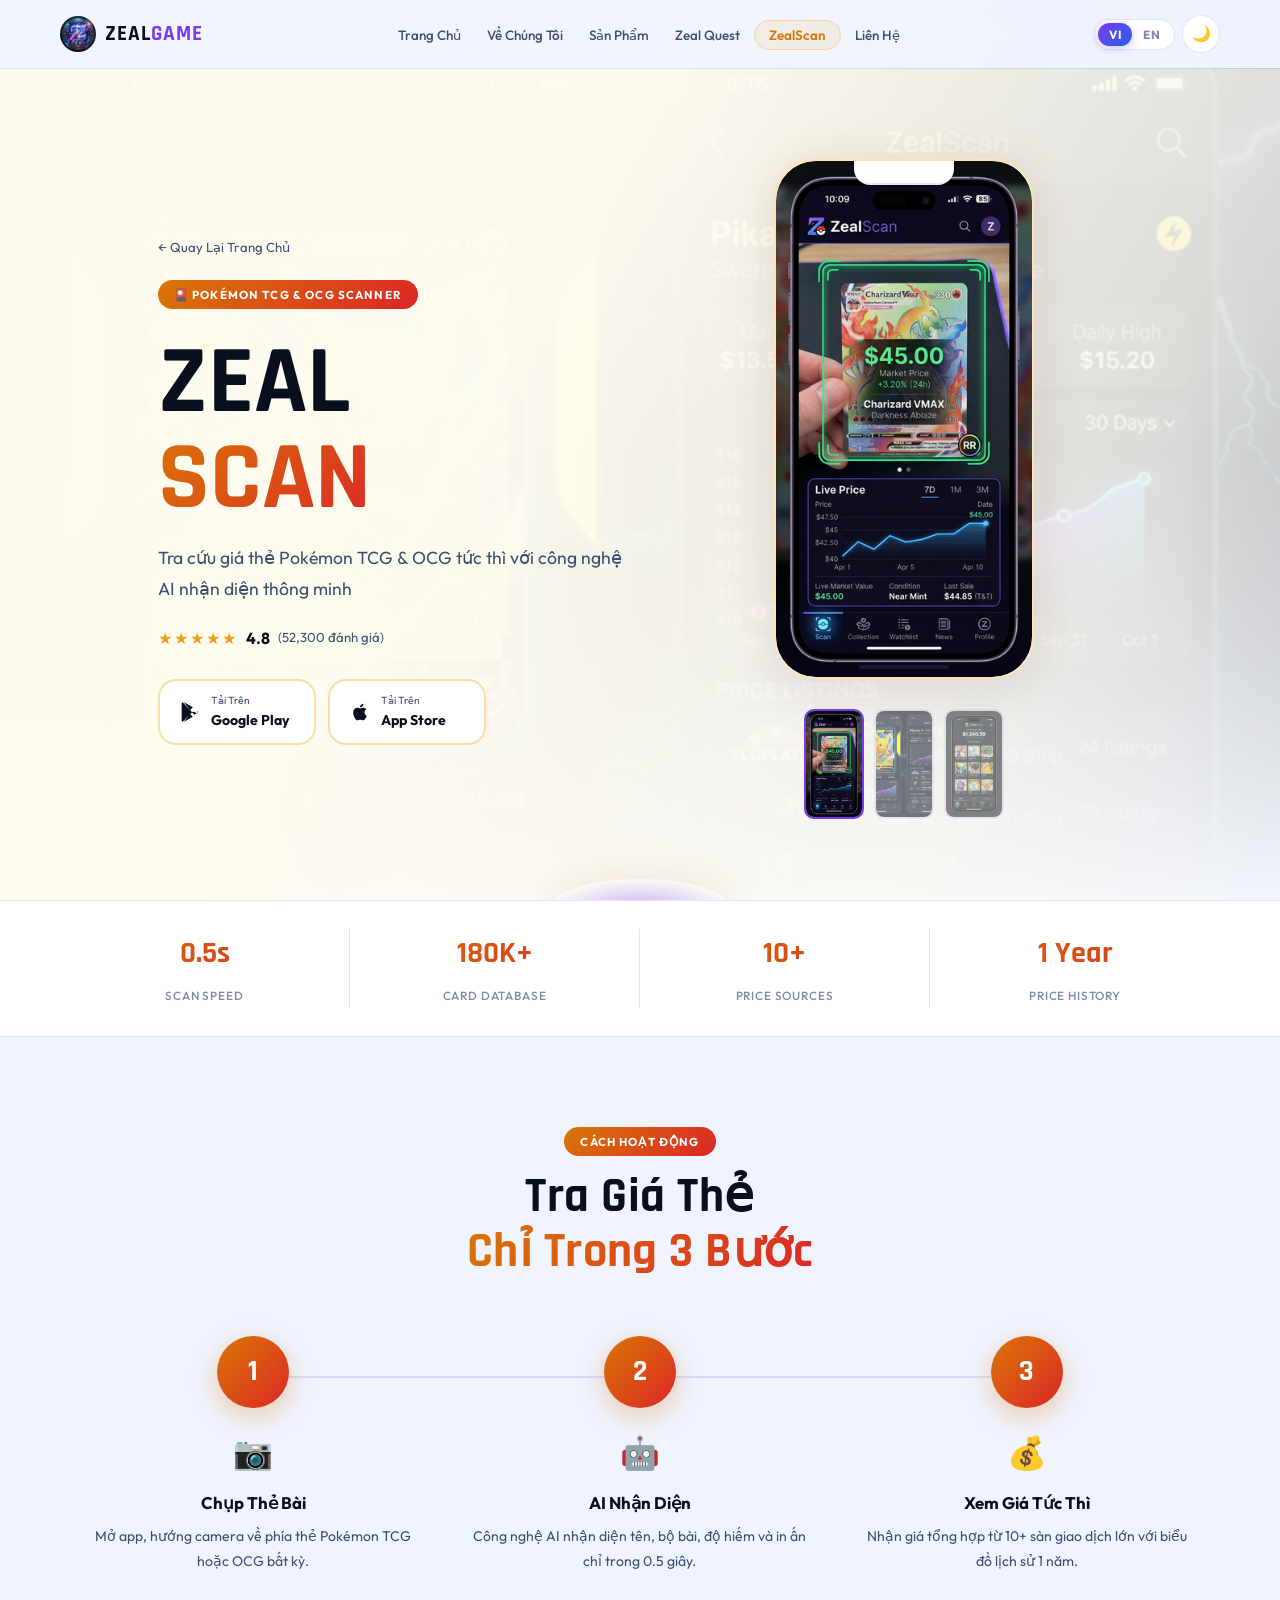
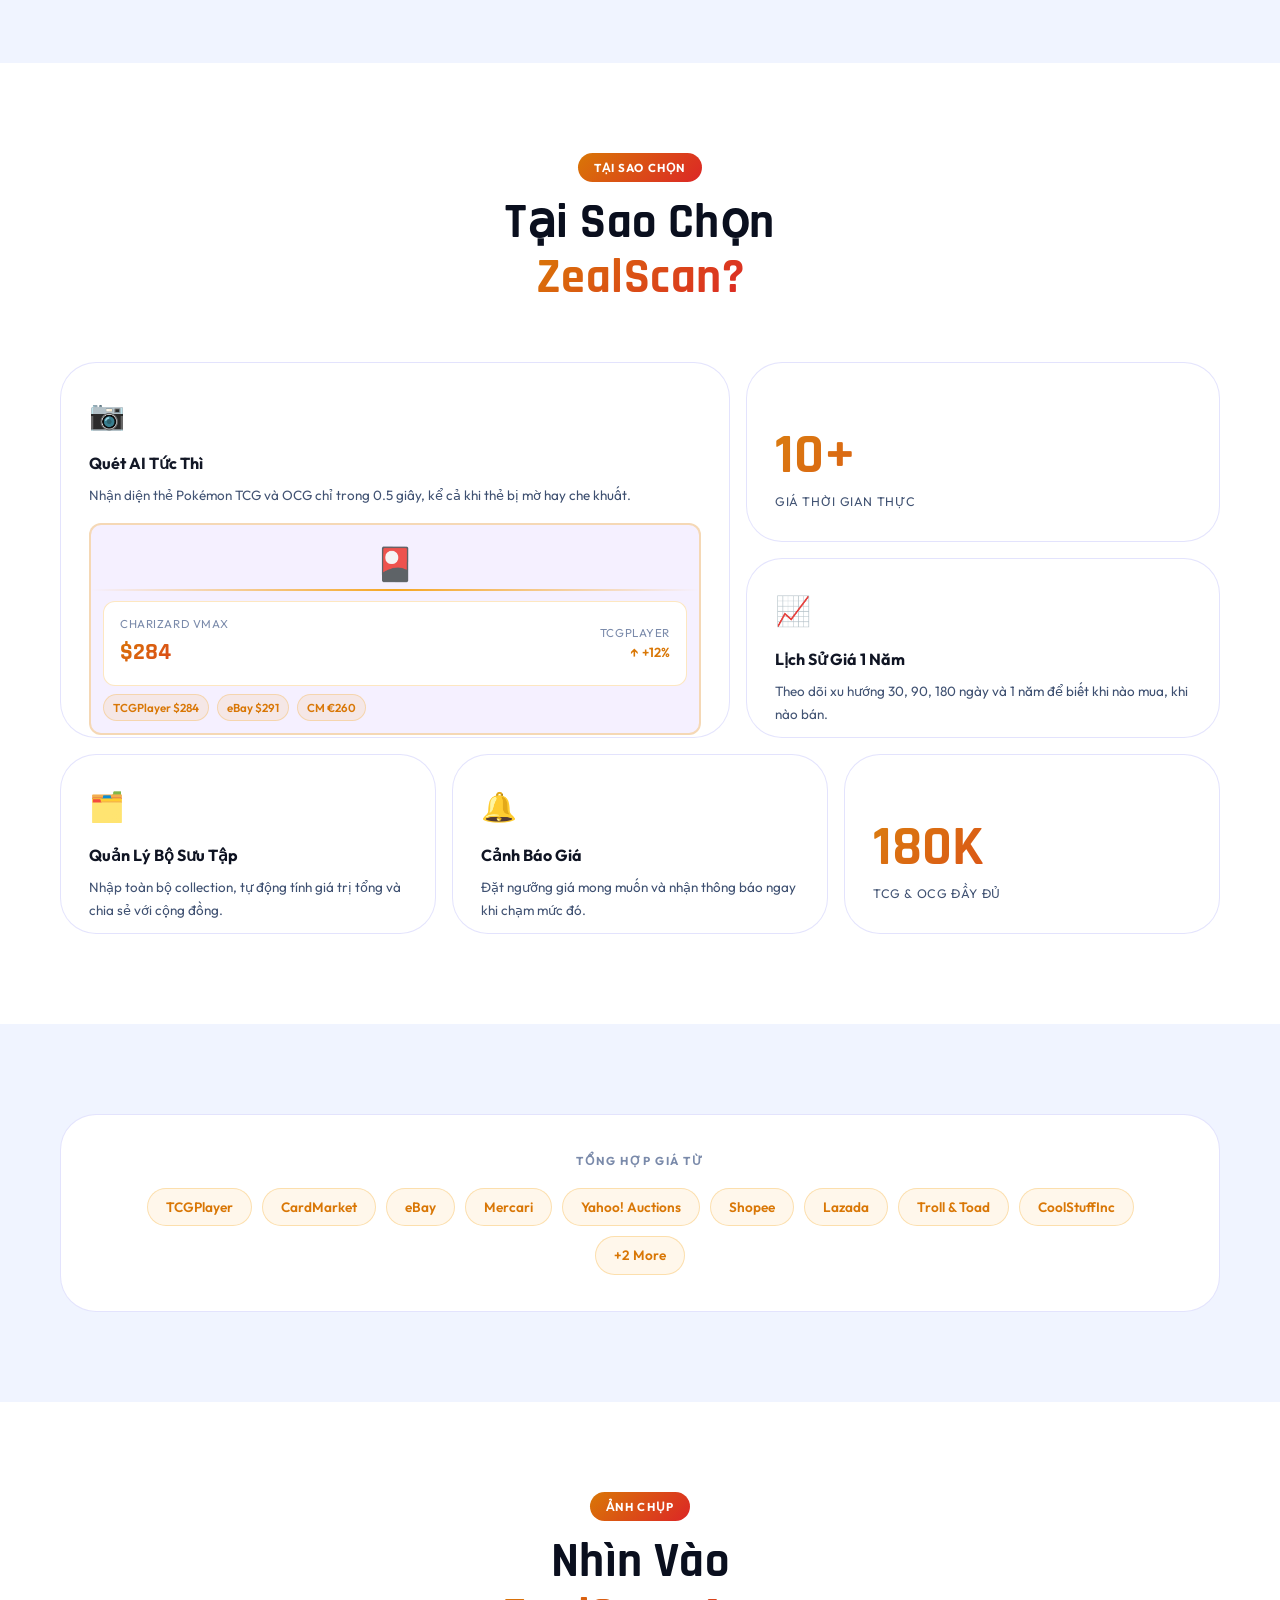
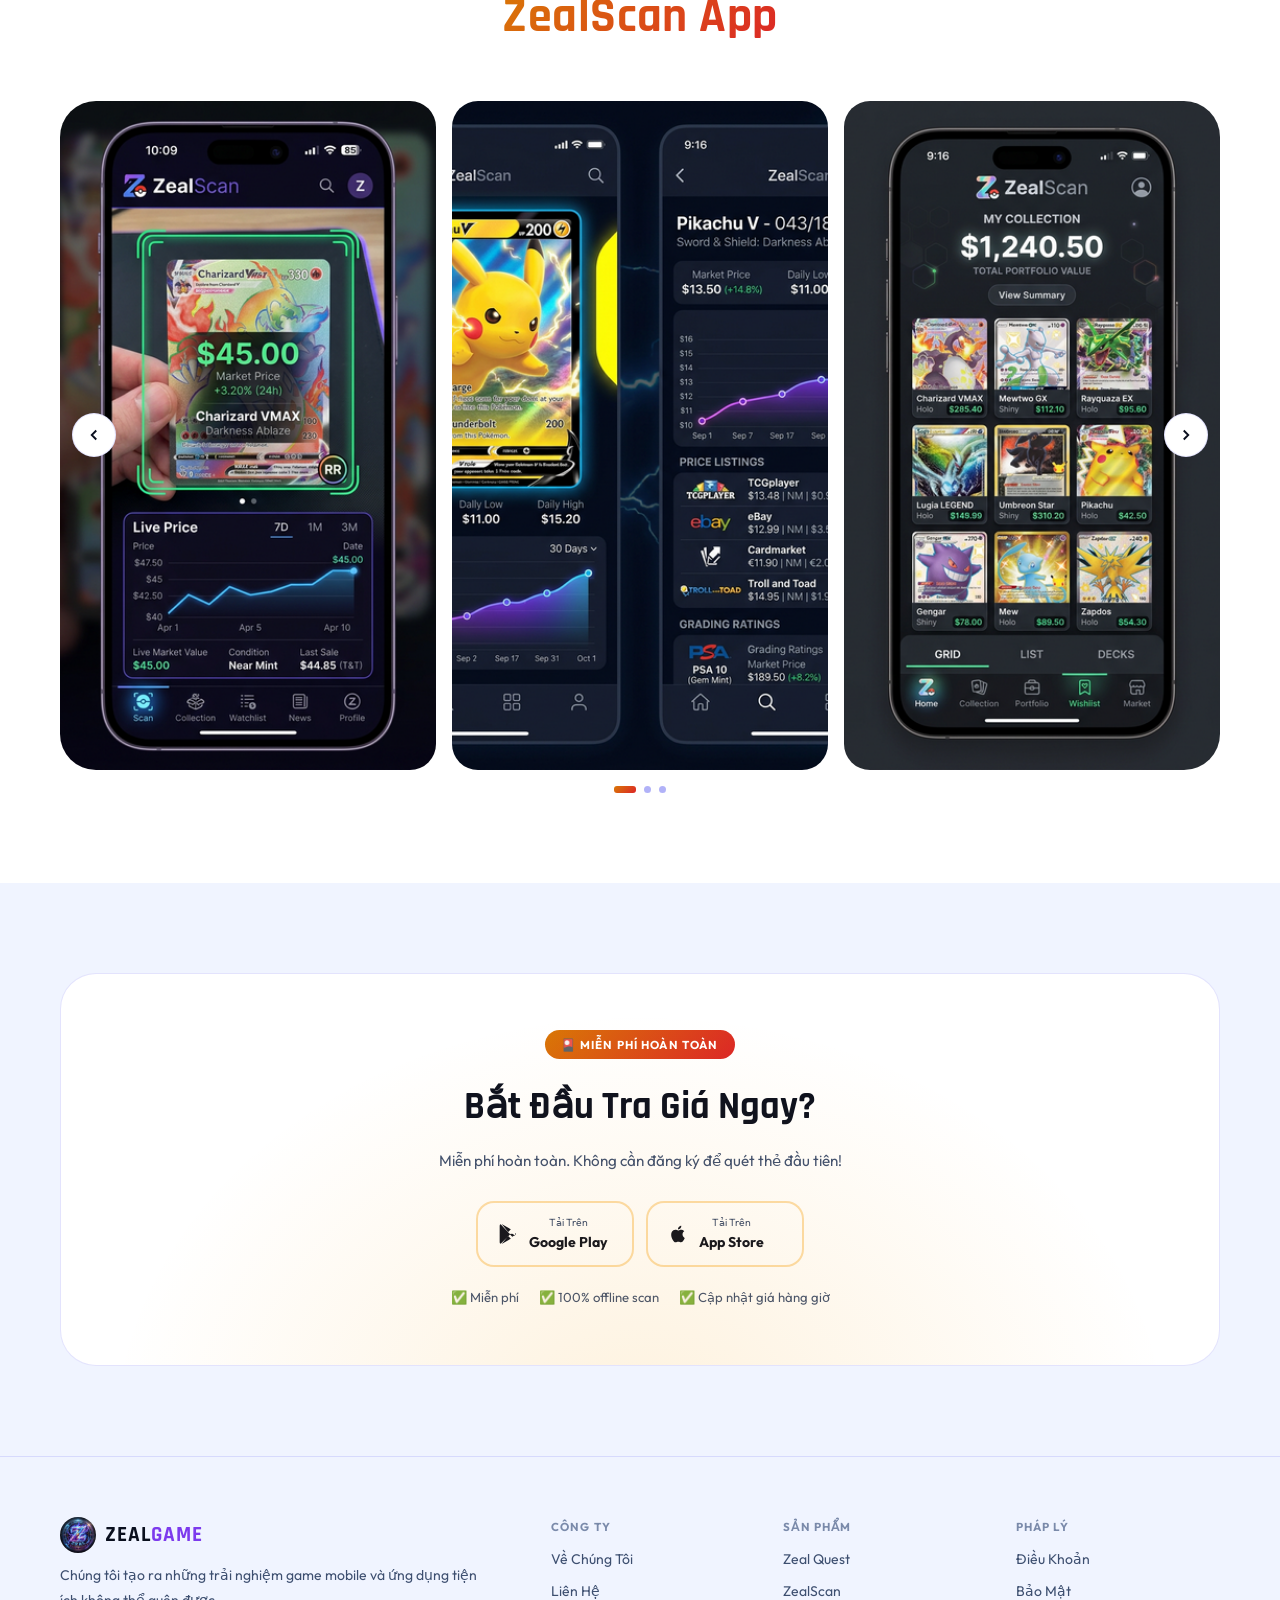
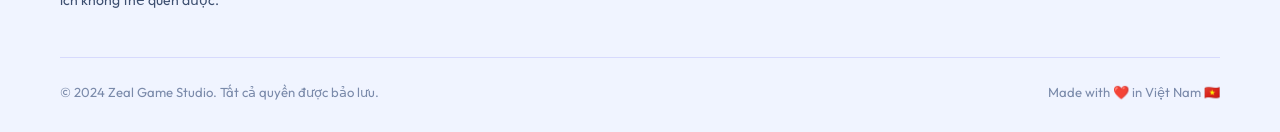
<file: pages/zealscan.html>
<!DOCTYPE html>
<html lang="vi" data-theme="dark">
<head>
  <meta charset="UTF-8" />
  <meta name="viewport" content="width=device-width, initial-scale=1.0" />
  <meta name="description" content="ZealScan – Ứng dụng tra cứu giá thẻ Pokémon TCG & OCG tức thì bằng AI. Quản lý bộ sưu tập thẻ bài chuyên nghiệp." />
  <title>ZealScan – Pokémon Card Price Scanner | Zeal Game Studio</title>
  <link rel="preconnect" href="https://fonts.googleapis.com" />
  <link rel="preconnect" href="https://fonts.gstatic.com" crossorigin />
  <link href="https://fonts.googleapis.com/css2?family=Outfit:wght@300;400;500;600;700;800;900&family=Rajdhani:wght@500;600;700&display=swap" rel="stylesheet" />
  <link rel="stylesheet" href="../css/shared.css" />
  <link rel="stylesheet" href="../css/page.css" />
  <style>
    /* ZealScan gold overrides */
    .pg-hero-ov{background:linear-gradient(120deg,rgba(7,10,20,.96) 40%,rgba(7,10,20,.5) 80%,rgba(7,10,20,.15) 100%),linear-gradient(to bottom,transparent 50%,rgba(7,10,20,1) 100%)}
    [data-theme="light"] .pg-hero-ov{background:linear-gradient(120deg,rgba(255,252,240,.97) 40%,rgba(255,252,240,.6) 80%,rgba(255,252,240,.15) 100%),linear-gradient(to bottom,transparent 50%,rgba(240,244,255,1) 100%)}
    .chip-g{background:var(--gg)}
    .how-step.gs .how-num{background:var(--gg);box-shadow:var(--sh-gold)}
    .store-btn:hover{border-color:var(--go);box-shadow:var(--sh-gold)}
    .dl-cta.gold::before{background:radial-gradient(ellipse at 50% 120%,rgba(245,158,11,.14) 0%,transparent 65%)}
    .slider-prev:hover,.slider-next:hover{background:var(--gg);box-shadow:var(--sh-gold)}
    .s-dot.on{background:var(--gg)}
    /* Scan animation card */
    .scan-demo{position:relative;width:100%;max-width:340px;margin:0 auto}
    .scan-card-mock{background:var(--card2);border:2px solid rgba(245,158,11,.3);border-radius:20px;padding:20px;text-align:center;position:relative;overflow:hidden}
    .scan-line{position:absolute;left:0;right:0;height:2px;background:linear-gradient(to right,transparent,rgba(245,158,11,.9),transparent);animation:scanline 2.5s ease-in-out infinite}
    @keyframes scanline{0%{top:10%}100%{top:90%}}
    .scan-result{display:flex;align-items:center;justify-content:space-between;background:var(--card);border:1px solid rgba(245,158,11,.25);border-radius:12px;padding:12px 16px;margin-top:12px;text-align:left}
    .scan-result-price{font-family:var(--display);font-size:1.5rem;font-weight:700}
    .scan-result-price.grad-gold{background:var(--gg);-webkit-background-clip:text;-webkit-text-fill-color:transparent;background-clip:text}
    .scan-result-label{font-size:.72rem;color:var(--t3);text-transform:uppercase;letter-spacing:.05em}
    .price-row{display:flex;gap:8px;margin-top:8px;flex-wrap:wrap}
    .price-badge{font-size:.72rem;padding:3px 9px;border-radius:var(--r-full);background:rgba(245,158,11,.1);border:1px solid rgba(245,158,11,.25);color:var(--go);font-weight:600}
  </style>
</head>
<body>

<!-- NAVBAR -->
<nav class="navbar solid" id="navbar">
  <div class="nav-c">
    <a href="../index.html" class="nav-logo">
      <img src="../assets/zeal_logo.png" alt="Zeal Game Studio" class="logo-img" />
      <span class="logo-txt">ZEAL<span class="logo-acc">GAME</span></span>
    </a>
    <ul class="nav-links" id="navLinks">
      <li><a href="../index.html"          class="nav-link" data-k="nav_home">Trang Chủ</a></li>
      <li><a href="../index.html#about"    class="nav-link" data-k="nav_about">Về Chúng Tôi</a></li>
      <li><a href="../index.html#products" class="nav-link" data-k="nav_products">Sản Phẩm</a></li>
      <li><a href="zeal-quest.html"        class="nav-link" data-k="nav_zealquest">Zeal Quest</a></li>
      <li><a href="zealscan.html"          class="nav-link nav-zs active" data-k="nav_zealscan">ZealScan</a></li>
      <li><a href="../index.html#contact"  class="nav-link" data-k="nav_contact">Liên Hệ</a></li>
    </ul>
    <div class="nav-acts">
      <div class="lang-tog">
        <button class="lang-btn on" data-lang="vi">VI</button>
        <button class="lang-btn"    data-lang="en">EN</button>
      </div>
      <button class="theme-tog" id="themeBtn" aria-label="Toggle theme">
        <span class="t-icon sun">☀️</span>
        <span class="t-icon moon">🌙</span>
      </button>
      <button class="burger" id="burger" aria-label="Menu">
        <span></span><span></span><span></span>
      </button>
    </div>
  </div>
</nav>

<!-- ══ PAGE HERO ═══════════════════════════════════════ -->
<section class="pg-hero" id="top">
  <div class="pg-hero-bg">
    <img src="../assets/zealscan_screenshot_2.png" alt="ZealScan" loading="eager" style="object-position:center top" />
    <div class="pg-hero-ov"></div>
  </div>
  <div class="pg-hero-ptk" id="ptk"></div>
  <div class="pg-hero-inner">
    <!-- LEFT TEXT -->
    <div class="pg-hero-text">
      <a href="../index.html" class="back-link" data-k="back">
        <svg viewBox="0 0 24 24" fill="none" stroke="currentColor" stroke-width="2"><path d="M19 12H5M12 19l-7-7 7-7"/></svg>
        <span>Quay Lại Trang Chủ</span>
      </a>
      <div style="margin-bottom:12px"><span class="chip chip-g">🎴 Pokémon TCG &amp; OCG Scanner</span></div>
      <h1 class="pg-h1">ZEAL<br/><span class="grad-gold">SCAN</span></h1>
      <p class="pg-tagline" data-k="zs_tagline">Tra cứu giá thẻ Pokémon TCG &amp; OCG tức thì với công nghệ AI nhận diện thông minh</p>
      <div class="pg-rating">
        <span class="pg-stars" style="color:#f59e0b">★★★★★</span>
        <span class="pg-rv">4.8</span>
        <span class="pg-rc">(52,300 đánh giá)</span>
      </div>
      <div class="store-row" data-app="ZealScan">
        <a href="#" class="store-btn store-btn-gold" id="zsGp">
          <svg viewBox="0 0 24 24" fill="currentColor" width="20" height="20"><path d="M3.18 23.81L14.6 12.39 3.18.17A2 2 0 002 2v19.81a2 2 0 001.18 2zm17.36-10.05l-3.42-1.97L13.96 12l3.16 3.21 3.42-1.97a1.5 1.5 0 000-2.48zM4.34.04l11.06 6.38-3.14 3.19L4.34.04zM4.34 23.96l7.92-9.57 3.14 3.19L4.34 23.96z"/></svg>
          <div><span class="s-label" data-k="s_get">Tải Trên</span><span class="s-name" data-k="s_gplay">Google Play</span></div>
        </a>
        <a href="#" class="store-btn store-btn-gold sb-apple" id="zsAs">
          <svg viewBox="0 0 24 24" fill="currentColor" width="20" height="20"><path d="M18.71 19.5c-.83 1.24-1.71 2.45-3.05 2.47-1.34.03-1.77-.79-3.29-.79-1.53 0-2 .77-3.27.82-1.31.05-2.3-1.32-3.14-2.53C4.25 17 2.94 12.45 4.7 9.39c.87-1.52 2.43-2.48 4.12-2.51 1.28-.02 2.5.87 3.29.87.78 0 2.26-1.07 3.8-.91.65.03 2.47.26 3.64 1.98-.09.06-2.17 1.28-2.15 3.81.03 3.02 2.65 4.03 2.68 4.04-.03.07-.42 1.44-1.38 2.83M13 3.5c.73-.83 1.94-1.46 2.94-1.5.13 1.17-.34 2.35-1.04 3.19-.69.85-1.83 1.51-2.95 1.42-.15-1.15.41-2.35 1.05-3.11z"/></svg>
          <div><span class="s-label" data-k="s_get">Tải Trên</span><span class="s-name" data-k="s_astore">App Store</span></div>
        </a>
      </div>
    </div>
    <!-- RIGHT — scan demo + phone -->
    <div class="pg-hero-phone">
      <div class="phone phone-gold">
        <div class="phone-notch"></div>
        <div class="phone-screen"><img src="../assets/zealscan_screenshot_1.png" alt="ZealScan" id="zsPhoneImg" /></div>
        <div class="phone-bar"></div>
      </div>
      <div class="phone-glow phone-gold"></div>
      <div class="thumb-strip">
        <img src="../assets/zealscan_screenshot_1.png" class="thumb on" alt="" data-i="0" />
        <img src="../assets/zealscan_screenshot_2.png" class="thumb" alt="" data-i="1" />
        <img src="../assets/zealscan_screenshot_3.png" class="thumb" alt="" data-i="2" />
      </div>
    </div>
  </div>
</section>

<!-- ══ QUICK STATS ═══════════════════════════════════ -->
<div class="stats-strip">
  <div class="stats-strip-inner">
    <div class="ss-item"><span class="ss-val ss-v-gold">0.5s</span><span class="ss-lbl">Scan Speed</span></div>
    <div class="ss-item"><span class="ss-val ss-v-gold">180K+</span><span class="ss-lbl">Card Database</span></div>
    <div class="ss-item"><span class="ss-val ss-v-gold">10+</span><span class="ss-lbl">Price Sources</span></div>
    <div class="ss-item"><span class="ss-val ss-v-gold">1 Year</span><span class="ss-lbl">Price History</span></div>
  </div>
</div>

<!-- ══ HOW IT WORKS ═══════════════════════════════════ -->
<section class="section" id="how">
  <div class="container">
    <div class="sec-head">
      <span class="chip chip-g">Cách Hoạt Động</span>
      <h2 class="title">Tra Giá Thẻ<br/><span class="grad-gold">Chỉ Trong 3 Bước</span></h2>
    </div>
    <div class="how-grid">
      <div class="how-step gs fade-up" data-d="0">
        <div class="how-num">1</div>
        <span class="how-icon-big">📷</span>
        <h3 data-k="zs_hw1_t">Chụp Thẻ Bài</h3>
        <p data-k="zs_hw1_d">Mở app, hướng camera về phía thẻ Pokémon TCG hoặc OCG bất kỳ.</p>
      </div>
      <div class="how-step gs fade-up" data-d="150">
        <div class="how-num">2</div>
        <span class="how-icon-big">🤖</span>
        <h3 data-k="zs_hw2_t">AI Nhận Diện</h3>
        <p data-k="zs_hw2_d">Công nghệ AI nhận diện tên, bộ bài, độ hiếm và in ấn chỉ trong 0.5 giây.</p>
      </div>
      <div class="how-step gs fade-up" data-d="300">
        <div class="how-num">3</div>
        <span class="how-icon-big">💰</span>
        <h3 data-k="zs_hw3_t">Xem Giá Tức Thì</h3>
        <p data-k="zs_hw3_d">Nhận giá tổng hợp từ 10+ sàn giao dịch lớn với biểu đồ lịch sử 1 năm.</p>
      </div>
    </div>
  </div>
</section>

<!-- ══ BENTO FEATURES ══════════════════════════════ -->
<section class="section" id="features" style="background:var(--bg2)">
  <div class="container">
    <div class="sec-head">
      <span class="chip chip-g" data-k="zs_f_sec_t1">Tính Năng</span>
      <h2 class="title"><span data-k="zs_f_sec_t1">Tại Sao Chọn</span><br/><span class="grad-gold" data-k="zs_f_sec_t2">ZealScan?</span></h2>
    </div>
    <div class="bento">
      <!-- Big scan + price demo card -->
      <div class="bento-card gold col-7 row-2 fade-up" data-d="0">
        <div class="b-shine"></div>
        <div class="b-icon">📷</div>
        <div class="b-title" data-k="zs_f1">Quét AI Tức Thì</div>
        <div class="b-desc" data-k="zs_f1d">Nhận diện thẻ Pokémon TCG và OCG chỉ trong 0.5 giây, kể cả khi thẻ bị mờ hay che khuất.</div>
        <!-- Mini scan demo -->
        <div style="margin-top:auto;padding-top:16px">
          <div class="scan-card-mock" style="border-radius:12px;padding:12px;">
            <div style="font-size:2rem">🎴</div>
            <div class="scan-line"></div>
            <div class="scan-result">
              <div><div class="scan-result-label">Charizard VMAX</div><div class="scan-result-price grad-gold">$284</div></div>
              <div style="text-align:right"><div class="scan-result-label">TCGPlayer</div><div style="color:var(--go);font-size:.82rem;font-weight:600">↑ +12%</div></div>
            </div>
            <div class="price-row">
              <span class="price-badge">TCGPlayer $284</span>
              <span class="price-badge">eBay $291</span>
              <span class="price-badge">CM €260</span>
            </div>
          </div>
        </div>
      </div>
      <div class="bento-card gold col-5 fade-up" data-d="80">
        <div class="b-shine"></div>
        <div class="b-huge-num grad-gold">10+</div>
        <div class="b-huge-sub" data-k="zs_f2">Sàn tổng hợp giá: eBay, TCGPlayer, CardMarket…</div>
      </div>
      <div class="bento-card gold col-5 fade-up" data-d="160">
        <div class="b-shine"></div>
        <div class="b-icon">📈</div>
        <div class="b-title" data-k="zs_f3">Lịch Sử Giá 1 Năm</div>
        <div class="b-desc" data-k="zs_f3d">Theo dõi xu hướng để biết khi nào mua, khi nào bán.</div>
      </div>
      <!-- Row 2 -->
      <div class="bento-card gold col-4 fade-up" data-d="0">
        <div class="b-shine"></div>
        <div class="b-icon">🗂️</div>
        <div class="b-title" data-k="zs_f4">Quản Lý Collection</div>
        <div class="b-desc" data-k="zs_f4d">Tự động tính giá trị tổng bộ sưu tập.</div>
      </div>
      <div class="bento-card gold col-4 fade-up" data-d="80">
        <div class="b-shine"></div>
        <div class="b-icon">🔔</div>
        <div class="b-title" data-k="zs_f5">Cảnh Báo Giá</div>
        <div class="b-desc" data-k="zs_f5d">Đặt ngưỡng và nhận thông báo khi thẻ chạm mức giá đó.</div>
      </div>
      <div class="bento-card gold col-4 fade-up" data-d="160">
        <div class="b-shine"></div>
        <div class="b-huge-num grad-gold">180K</div>
        <div class="b-huge-sub" data-k="zs_f6">Thẻ TCG &amp; OCG trong database</div>
      </div>
    </div>
  </div>
</section>

<!-- ══ MARKETS ══════════════════════════════════════ -->
<section class="section">
  <div class="container">
    <div class="market-grid fade-up">
      <p class="mlabel" data-k="zs_mkt_lbl">Tổng Hợp Giá Từ</p>
      <div class="mlist">
        <div class="mbadge">TCGPlayer</div>
        <div class="mbadge">CardMarket</div>
        <div class="mbadge">eBay</div>
        <div class="mbadge">Mercari</div>
        <div class="mbadge">Yahoo! Auctions</div>
        <div class="mbadge">Shopee</div>
        <div class="mbadge">Lazada</div>
        <div class="mbadge">Troll &amp; Toad</div>
        <div class="mbadge">CoolStuffInc</div>
        <div class="mbadge">+2 More</div>
      </div>
    </div>
  </div>
</section>

<!-- ══ SCREENSHOT SLIDER ═══════════════════════════ -->
<section class="section" style="background:var(--bg2)">
  <div class="container">
    <div class="sec-head">
      <span class="chip chip-g">Ảnh Chụp</span>
      <h2 class="title">Nhìn Vào<br/><span class="grad-gold">ZealScan App</span></h2>
    </div>
    <div class="slider-wrap">
      <button class="slider-prev" id="zsPrev"><svg viewBox="0 0 24 24" fill="none" stroke="currentColor" stroke-width="2.5"><path d="M15 18l-6-6 6-6"/></svg></button>
      <div id="zsTrack" class="slider-track">
        <div class="slide-item"><img src="../assets/zealscan_screenshot_1.png" alt="ZealScan screen 1"/><div class="slide-cap"><span data-k="zs_scr_t1">Quét Thẻ Tức Thì</span></div></div>
        <div class="slide-item"><img src="../assets/zealscan_screenshot_2.png" alt="ZealScan screen 2"/><div class="slide-cap"><span data-k="zs_scr_t2">Giá &amp; Biểu Đồ</span></div></div>
        <div class="slide-item"><img src="../assets/zealscan_screenshot_3.png" alt="ZealScan screen 3"/><div class="slide-cap"><span data-k="zs_scr_t3">Bộ Sưu Tập</span></div></div>
      </div>
      <button class="slider-next" id="zsNext"><svg viewBox="0 0 24 24" fill="none" stroke="currentColor" stroke-width="2.5"><path d="M9 18l6-6-6-6"/></svg></button>
    </div>
    <div class="slider-dots">
      <span class="s-dot on" data-i="0"></span>
      <span class="s-dot" data-i="1"></span>
      <span class="s-dot" data-i="2"></span>
    </div>
  </div>
</section>

<!-- ══ DOWNLOAD CTA ════════════════════════════════ -->
<section class="section">
  <div class="container">
    <div class="dl-cta gold fade-up">
      <span class="chip chip-g" style="margin-bottom:16px">🎴 Miễn Phí Hoàn Toàn</span>
      <h2 data-k="zs_dl_t">Bắt Đầu Tra Giá Ngay?</h2>
      <p data-k="zs_dl_d">Miễn phí hoàn toàn. Không cần đăng ký để quét thẻ đầu tiên!</p>
      <div class="store-row" style="justify-content:center" data-app="ZealScan">
        <a href="#" class="store-btn store-btn-gold" id="dlGp">
          <svg viewBox="0 0 24 24" fill="currentColor" width="22" height="22"><path d="M3.18 23.81L14.6 12.39 3.18.17A2 2 0 002 2v19.81a2 2 0 001.18 2zm17.36-10.05l-3.42-1.97L13.96 12l3.16 3.21 3.42-1.97a1.5 1.5 0 000-2.48zM4.34.04l11.06 6.38-3.14 3.19L4.34.04zM4.34 23.96l7.92-9.57 3.14 3.19L4.34 23.96z"/></svg>
          <div><span class="s-label" data-k="s_get">Tải Trên</span><span class="s-name" data-k="s_gplay">Google Play</span></div>
        </a>
        <a href="#" class="store-btn store-btn-gold sb-apple" id="dlAs">
          <svg viewBox="0 0 24 24" fill="currentColor" width="22" height="22"><path d="M18.71 19.5c-.83 1.24-1.71 2.45-3.05 2.47-1.34.03-1.77-.79-3.29-.79-1.53 0-2 .77-3.27.82-1.31.05-2.3-1.32-3.14-2.53C4.25 17 2.94 12.45 4.7 9.39c.87-1.52 2.43-2.48 4.12-2.51 1.28-.02 2.5.87 3.29.87.78 0 2.26-1.07 3.8-.91.65.03 2.47.26 3.64 1.98-.09.06-2.17 1.28-2.15 3.81.03 3.02 2.65 4.03 2.68 4.04-.03.07-.42 1.44-1.38 2.83M13 3.5c.73-.83 1.94-1.46 2.94-1.5.13 1.17-.34 2.35-1.04 3.19-.69.85-1.83 1.51-2.95 1.42-.15-1.15.41-2.35 1.05-3.11z"/></svg>
          <div><span class="s-label" data-k="s_get">Tải Trên</span><span class="s-name" data-k="s_astore">App Store</span></div>
        </a>
      </div>
      <div class="trust-row">
        <span class="trust-item" data-k="zs_trust1">✅ Miễn phí</span>
        <span class="trust-item" data-k="zs_trust2">✅ 100% offline scan</span>
        <span class="trust-item" data-k="zs_trust3">✅ Cập nhật giá hàng giờ</span>
      </div>
    </div>
  </div>
</section>

<!-- FOOTER -->
<footer class="footer">
  <div class="container">
    <div class="footer-grid">
      <div class="footer-brand">
        <div class="nav-logo"><img src="../assets/zeal_logo.png" alt="" class="logo-img"/><span class="logo-txt">ZEAL<span class="logo-acc">GAME</span></span></div>
        <p data-k="footer_desc">Chúng tôi tạo ra những trải nghiệm game mobile không thể quên được.</p>
      </div>
      <div class="footer-cols">
        <div class="fcol"><h5 data-k="fc_co">Công Ty</h5><a href="../index.html#about" data-k="f_about">Về Chúng Tôi</a><a href="../index.html#contact" data-k="f_contact">Liên Hệ</a></div>
        <div class="fcol"><h5 data-k="fc_prod">Sản Phẩm</h5><a href="zeal-quest.html" data-k="nav_zealquest">Zeal Quest</a><a href="zealscan.html" data-k="nav_zealscan">ZealScan</a></div>
        <div class="fcol"><h5 data-k="fc_legal">Pháp Lý</h5><a href="#" data-k="f_terms">Điều Khoản</a><a href="#" data-k="f_privacy">Bảo Mật</a></div>
      </div>
    </div>
    <div class="footer-btm"><span data-k="footer_cr">© 2024 Zeal Game Studio.</span><span data-k="footer_made">Made with ❤️ in Việt Nam 🇻🇳</span></div>
  </div>
</footer>

<!-- Mobile sticky bar -->
<div class="dl-sticky" data-app="ZealScan">
  <div><div class="app-name-sm">ZealScan</div><div class="app-sub-sm">Pokémon Card Scanner</div></div>
  <a href="#" class="btn btn-g btn-sm" id="dlStickyBtn">⬇️ Tải Miễn Phí</a>
</div>

<div class="toast" id="toast"><span class="t-icon"></span><span class="toast-msg" id="toastMsg"></span></div>

<script src="../js/shared.js"></script>
<script>
  // Phone switcher
  const zsSrcs = ['../assets/zealscan_screenshot_1.png','../assets/zealscan_screenshot_2.png','../assets/zealscan_screenshot_3.png'];
  initPhone('zsPhoneImg', '.thumb', zsSrcs);

  // Slider
  initSlider('zsTrack', 'zsPrev', 'zsNext', '.s-dot');

  // Sticky btn
  document.getElementById('dlStickyBtn')?.addEventListener('click', e => {
    e.preventDefault();
    const t = i18n[lang];
    showToast(`ZealScan ${t.toast_coming} ${t.s_gplay}!`, '🟢');
  });
</script>
</body>
</html>
</file>
<file: css/shared.css>
/* =====================================================
   ZEAL GAME STUDIO — SHARED STYLES v2
   ===================================================== */
@import url('https://fonts.googleapis.com/css2?family=Outfit:wght@300;400;500;600;700;800;900&family=Rajdhani:wght@500;600;700&display=swap');

/* ─── TOKENS ─────────────────────────────────────── */
:root {
  --font:    'Outfit', sans-serif;
  --display: 'Rajdhani', sans-serif;
  --r-sm: 10px; --r-md: 18px; --r-lg: 26px; --r-xl: 36px; --r-full: 9999px;
  --ease: cubic-bezier(0.4,0,0.2,1);
  --t: 0.3s var(--ease);
  --nav-h: 68px;
}

/* ─── DARK ───────────────────────────────────────── */
[data-theme="dark"] {
  --bg:          #070a14;
  --bg2:         #0d1221;
  --card:        #111827;
  --card2:       #1a2437;
  --border:      rgba(99,102,241,.18);
  --border2:     rgba(99,102,241,.45);
  --t1:          #eef2ff;
  --t2:          #8fa3c8;
  --t3:          #4a5a7a;
  --pu:          #8b5cf6;
  --bl:          #3b82f6;
  --cy:          #06b6d4;
  --or:          #f97316;
  --pk:          #ec4899;
  --go:          #f59e0b;
  --gp:  linear-gradient(135deg,#8b5cf6,#3b82f6);
  --gf:  linear-gradient(135deg,#f97316,#ec4899);
  --gg:  linear-gradient(135deg,#f59e0b,#ef4444);
  --nav-bg: rgba(7,10,20,.88);
  --sh-card: 0 8px 40px rgba(0,0,0,.5);
  --sh-btn:  0 8px 28px rgba(139,92,246,.45);
  --sh-gold: 0 8px 28px rgba(245,158,11,.4);
}
/* ─── LIGHT ──────────────────────────────────────── */
[data-theme="light"] {
  --bg:    #f0f4ff;
  --bg2:   #ffffff;
  --card:  #ffffff;
  --card2: #f5f0ff;
  --border:  rgba(99,102,241,.18);
  --border2: rgba(99,102,241,.5);
  --t1:  #0a0f1e;
  --t2:  #3d4f70;
  --t3:  #7a8aaa;
  --pu:  #7c3aed;
  --bl:  #2563eb;
  --cy:  #0891b2;
  --or:  #ea580c;
  --pk:  #db2777;
  --go:  #d97706;
  --gp:  linear-gradient(135deg,#7c3aed,#2563eb);
  --gf:  linear-gradient(135deg,#ea580c,#db2777);
  --gg:  linear-gradient(135deg,#d97706,#dc2626);
  --nav-bg: rgba(240,244,255,.9);
  --sh-card: 0 8px 40px rgba(99,102,241,.1);
  --sh-btn:  0 8px 28px rgba(124,58,237,.35);
  --sh-gold: 0 8px 28px rgba(217,119,6,.35);
}

/* ─── RESET ──────────────────────────────────────── */
*,*::before,*::after{box-sizing:border-box;margin:0;padding:0}
html{scroll-behavior:smooth;scroll-padding-top:var(--nav-h)}
body{font-family:var(--font);background:var(--bg);color:var(--t1);line-height:1.65;overflow-x:hidden;transition:background .3s,color .3s}
img{max-width:100%;display:block}
a{text-decoration:none;color:inherit}
button{cursor:pointer;font-family:var(--font);border:none;background:none}
ul{list-style:none}

/* ─── LAYOUT ─────────────────────────────────────── */
.container{max-width:1200px;margin:0 auto;padding:0 20px}
.section{padding:90px 0}
@media(max-width:768px){.section{padding:64px 0}}

/* ─── TYPOGRAPHY ─────────────────────────────────── */
.grad{background:var(--gp);-webkit-background-clip:text;-webkit-text-fill-color:transparent;background-clip:text}
.grad-gold{background:var(--gg);-webkit-background-clip:text;-webkit-text-fill-color:transparent;background-clip:text}
.chip{display:inline-block;padding:5px 16px;border-radius:var(--r-full);font-size:.72rem;font-weight:700;letter-spacing:.1em;text-transform:uppercase;background:var(--gp);color:#fff;margin-bottom:14px}
.chip-gold{background:var(--gg)}
.title{font-family:var(--display);font-size:clamp(1.9rem,4.5vw,3rem);font-weight:700;line-height:1.15;letter-spacing:.01em;margin-bottom:12px}
.sec-head{text-align:center;margin-bottom:56px}
.sec-head .desc{font-size:1rem;color:var(--t2);max-width:540px;margin:8px auto 0}

/* ─── BUTTONS ────────────────────────────────────── */
.btn{display:inline-flex;align-items:center;gap:9px;padding:13px 26px;border-radius:var(--r-md);font-size:.95rem;font-weight:600;transition:var(--t);border:none;cursor:pointer;white-space:nowrap}
.btn svg{width:17px;height:17px;flex-shrink:0}
.btn-p{background:var(--gp);color:#fff;box-shadow:var(--sh-btn)}
.btn-p:hover{transform:translateY(-3px);box-shadow:0 16px 40px rgba(139,92,246,.55)}
.btn-g{background:var(--gg);color:#fff;box-shadow:var(--sh-gold)}
.btn-g:hover{transform:translateY(-3px);box-shadow:0 16px 40px rgba(245,158,11,.55)}
.btn-out{background:transparent;color:var(--t1);border:2px solid var(--border)}
.btn-out:hover{border-color:var(--pu);background:rgba(139,92,246,.08);transform:translateY(-2px)}
.btn-sm{padding:9px 18px;font-size:.85rem}
@media(max-width:480px){.btn{padding:12px 20px;font-size:.9rem}}

/* ─── STORE BTNS ─────────────────────────────────── */
.store-row{display:flex;gap:12px;flex-wrap:wrap}
.store-btn{display:flex;align-items:center;gap:11px;padding:11px 20px;border-radius:var(--r-md);border:2px solid var(--border);background:var(--card);color:var(--t1);transition:var(--t);min-width:158px}
.store-btn:hover{transform:translateY(-3px);box-shadow:var(--sh-btn)}
.store-btn svg{width:20px;height:20px;flex-shrink:0}
.s-label{display:block;font-size:.65rem;color:var(--t2);font-weight:400}
.s-name{display:block;font-size:.88rem;font-weight:700}
.store-btn-gold{border-color:rgba(245,158,11,.35)}
.store-btn-gold:hover{border-color:var(--go);box-shadow:var(--sh-gold)}

/* ─── NAVBAR ─────────────────────────────────────── */
.navbar{position:fixed;top:0;left:0;right:0;z-index:1000;transition:background .3s,box-shadow .3s}
.navbar.scrolled,.navbar.solid{background:var(--nav-bg);backdrop-filter:blur(20px);-webkit-backdrop-filter:blur(20px);box-shadow:0 1px 0 var(--border)}
.nav-c{max-width:1200px;margin:0 auto;padding:0 20px;height:var(--nav-h);display:flex;align-items:center;gap:20px}
.nav-logo{display:flex;align-items:center;gap:9px;flex-shrink:0}
.logo-img{width:36px;height:36px;object-fit:cover;border-radius:50%}
.logo-txt{font-family:var(--display);font-size:1.3rem;font-weight:700;letter-spacing:.05em}
.logo-acc{color:var(--pu)}

.nav-links{display:flex;align-items:center;gap:2px;margin:0 auto}
.nav-link{padding:7px 12px;border-radius:var(--r-sm);font-size:.84rem;font-weight:500;color:var(--t2);transition:var(--t);position:relative}
.nav-link::after{content:'';position:absolute;bottom:2px;left:50%;width:0;height:2px;background:var(--gp);border-radius:2px;transform:translateX(-50%);transition:width var(--t)}
.nav-link:hover{color:var(--t1)}
.nav-link:hover::after,.nav-link.active::after{width:55%}
.nav-link.active{color:var(--t1);font-weight:600}
.nav-zs{background:rgba(245,158,11,.1);border:1px solid rgba(245,158,11,.3);color:var(--go) !important;border-radius:var(--r-full) !important;padding:6px 14px !important}
.nav-zs:hover{background:rgba(245,158,11,.2) !important}
.nav-zs::after{display:none !important}

.nav-acts{display:flex;align-items:center;gap:7px}
.lang-tog{display:flex;background:var(--card);border:1px solid var(--border);border-radius:var(--r-full);padding:3px}
.lang-btn{padding:4px 11px;border-radius:var(--r-full);font-size:.74rem;font-weight:700;color:var(--t3);transition:var(--t);letter-spacing:.04em}
.lang-btn.on{background:var(--gp);color:#fff;box-shadow:0 2px 8px rgba(139,92,246,.4)}
.theme-tog{width:38px;height:38px;border-radius:50%;background:var(--card);border:1px solid var(--border);display:flex;align-items:center;justify-content:center;font-size:.95rem;transition:var(--t);position:relative;overflow:hidden}
.theme-tog:hover{border-color:var(--pu);box-shadow:0 0 14px rgba(139,92,246,.3);transform:scale(1.1)}
.t-icon{position:absolute;transition:var(--t);line-height:1}
[data-theme="dark"]  .sun {opacity:1;transform:rotate(0) scale(1)}
[data-theme="dark"]  .moon{opacity:0;transform:rotate(90deg) scale(0)}
[data-theme="light"] .sun {opacity:0;transform:rotate(-90deg) scale(0)}
[data-theme="light"] .moon{opacity:1;transform:rotate(0) scale(1)}

/* Hamburger */
.burger{display:none;flex-direction:column;gap:5px;padding:5px;background:var(--card);border:1px solid var(--border);border-radius:var(--r-sm)}
.burger span{width:22px;height:2px;background:var(--t1);border-radius:2px;transition:var(--t);display:block}
.burger.open span:nth-child(1){transform:rotate(45deg) translate(5px,5px)}
.burger.open span:nth-child(2){opacity:0;transform:scaleX(0)}
.burger.open span:nth-child(3){transform:rotate(-45deg) translate(5px,-5px)}

/* Mobile nav */
@media(max-width:900px){
  .burger{display:flex}
  .nav-links{
    position:fixed;top:var(--nav-h);left:0;right:0;bottom:0;
    background:var(--nav-bg);backdrop-filter:blur(20px);
    flex-direction:column;justify-content:flex-start;
    padding:20px;gap:6px;
    transform:translateX(100%);transition:transform var(--t);z-index:999;
    overflow-y:auto;
  }
  .nav-links.open{transform:translateX(0)}
  .nav-link{width:100%;padding:14px 16px;font-size:1rem;border-radius:var(--r-md)}
  .nav-link::after{display:none}
  .nav-link.active{background:rgba(139,92,246,.1)}
  .nav-zs{text-align:center}
}
@media(max-width:480px){.lang-tog{display:none}}

/* ─── FOOTER ─────────────────────────────────────── */
.footer{background:var(--bg);border-top:1px solid var(--border);padding:60px 0 28px}
.footer-grid{display:grid;grid-template-columns:1.3fr 2fr;gap:56px;margin-bottom:44px}
.footer-brand p{font-size:.875rem;color:var(--t2);line-height:1.8;margin-top:10px}
.footer-cols{display:grid;grid-template-columns:repeat(3,1fr);gap:28px}
.fcol h5{font-size:.72rem;font-weight:700;text-transform:uppercase;letter-spacing:.1em;color:var(--t3);margin-bottom:12px}
.fcol a{display:block;font-size:.875rem;color:var(--t2);transition:color var(--t);margin-bottom:9px}
.fcol a:hover{color:var(--pu)}
.footer-btm{padding-top:24px;border-top:1px solid var(--border);display:flex;justify-content:space-between;align-items:center;flex-wrap:wrap;gap:10px;font-size:.82rem;color:var(--t3)}
@media(max-width:768px){
  .footer-grid{grid-template-columns:1fr;gap:36px}
  .footer-cols{grid-template-columns:1fr 1fr}
}
@media(max-width:480px){.footer-btm{flex-direction:column;text-align:center}}

/* ─── PHONE MOCKUP ───────────────────────────────── */
.phone{width:260px;height:520px;background:var(--card);border-radius:40px;border:2px solid var(--border);position:relative;overflow:hidden;box-shadow:var(--sh-card),0 0 50px rgba(139,92,246,.1);flex-shrink:0}
.phone-notch{position:absolute;top:0;left:50%;transform:translateX(-50%);width:100px;height:24px;background:var(--card);border-radius:0 0 16px 16px;z-index:2;border-bottom:2px solid var(--border)}
.phone-screen{position:absolute;inset:0;overflow:hidden;border-radius:40px}
.phone-screen img{width:100%;height:100%;object-fit:cover;transition:opacity .5s;opacity:0}
.phone-screen img.on{opacity:1}
.phone-bar{position:absolute;bottom:8px;left:50%;transform:translateX(-50%);width:90px;height:4px;background:var(--border);border-radius:2px;z-index:3}
.phone-glow{position:absolute;bottom:-40px;left:50%;transform:translateX(-50%);width:180px;height:60px;border-radius:50%;background:radial-gradient(ellipse,rgba(139,92,246,.45) 0%,transparent 70%);pointer-events:none;animation:glow-pulse 3s ease infinite}
.phone-gold .phone-glow{background:radial-gradient(ellipse,rgba(245,158,11,.45) 0%,transparent 70%)}
.phone-gold{border-color:rgba(245,158,11,.3);box-shadow:var(--sh-card),0 0 50px rgba(245,158,11,.12)}

/* Thumb strip */
.thumb-strip{display:flex;gap:10px;margin-top:16px}
.thumb{width:60px;height:110px;border-radius:10px;object-fit:cover;cursor:pointer;border:2px solid var(--border);transition:var(--t);opacity:.55}
.thumb:hover{opacity:.85}
.thumb.on{opacity:1;border-color:var(--pu)}
.phone-gold .thumb.on{border-color:var(--go)}

/* ─── TOAST ──────────────────────────────────────── */
.toast{position:fixed;bottom:28px;right:24px;background:var(--card2);border:1px solid var(--border);border-radius:var(--r-md);padding:12px 20px;display:flex;align-items:center;gap:10px;box-shadow:var(--sh-card);z-index:9000;transform:translateY(120px);opacity:0;transition:var(--t);backdrop-filter:blur(12px);max-width:calc(100vw - 48px)}
.toast.show{transform:translateY(0);opacity:1}
.toast-msg{font-size:.88rem;font-weight:500}

/* ─── MOBILE STICKY DL BAR ───────────────────────── */
.dl-sticky{display:none;position:fixed;bottom:0;left:0;right:0;z-index:800;padding:12px 16px;background:var(--card);border-top:1px solid var(--border);backdrop-filter:blur(16px);gap:10px;align-items:center;justify-content:space-between}
.dl-sticky .app-name-sm{font-weight:700;font-size:.9rem}
.dl-sticky .app-sub-sm{font-size:.75rem;color:var(--t2)}
@media(max-width:600px){.dl-sticky{display:flex}}

/* ─── ANIMATIONS ─────────────────────────────────── */
@keyframes glow-pulse{0%,100%{opacity:.5;transform:translateX(-50%) scale(1)}50%{opacity:1;transform:translateX(-50%) scale(1.25)}}
@keyframes float{0%,100%{transform:translateY(0)}50%{transform:translateY(-12px)}}
@keyframes particle-up{0%{transform:translateY(100vh) scale(0);opacity:0}10%{opacity:1}90%{opacity:.8}100%{transform:translateY(-10vh) scale(1);opacity:0}}
@keyframes fadeup{from{opacity:0;transform:translateY(28px)}to{opacity:1;transform:translateY(0)}}
@keyframes fadein{from{opacity:0}to{opacity:1}}
@keyframes scroll-hint{0%,100%{transform:rotate(45deg) translateY(0);opacity:1}50%{transform:rotate(45deg) translateY(6px);opacity:.4}}

.fade-up{opacity:0;transform:translateY(28px);transition:opacity .6s var(--ease),transform .6s var(--ease)}
.fade-up.vis{opacity:1;transform:translateY(0)}
.particle{position:absolute;border-radius:50%;animation:particle-up linear infinite;opacity:0}
</file>
<file: css/index.css>
/* =====================================================
   INDEX PAGE STYLES
   ===================================================== */

/* ─── HERO ────────────────────────────────────────── */
.hero{min-height:100svh;display:flex;align-items:center;position:relative;overflow:hidden;padding-top:var(--nav-h)}
.hero-bg{position:absolute;inset:0}
.hero-bg img{width:100%;height:100%;object-fit:cover;opacity:.45}
.hero-ov{position:absolute;inset:0;background:linear-gradient(to bottom,rgba(7,10,20,.3) 0%,rgba(7,10,20,.65) 60%,rgba(7,10,20,1) 100%)}
[data-theme="light"] .hero-ov{background:linear-gradient(to bottom,rgba(240,244,255,.55) 0%,rgba(240,244,255,.8) 60%,rgba(240,244,255,1) 100%)}
.hero-ptk{position:absolute;inset:0;pointer-events:none;overflow:hidden}
.hero-inner{position:relative;z-index:2;max-width:1200px;margin:0 auto;padding:80px 20px 120px;text-align:center}
.hero-badge{display:inline-flex;align-items:center;gap:7px;padding:7px 18px;background:rgba(139,92,246,.12);border:1px solid rgba(139,92,246,.35);border-radius:var(--r-full);font-size:.82rem;font-weight:600;color:var(--pu);margin-bottom:24px;animation:fadeup .8s var(--ease) both}
.hero-h1{font-family:var(--display);font-size:clamp(3rem,10vw,7.5rem);font-weight:900;line-height:1;letter-spacing:.02em;text-transform:uppercase;margin-bottom:22px;animation:fadeup .8s var(--ease) .1s both}
.hero-sub{font-size:clamp(.95rem,2vw,1.15rem);color:var(--t2);max-width:580px;margin:0 auto 36px;line-height:1.8;animation:fadeup .8s var(--ease) .2s both}
.hero-ctas{display:flex;justify-content:center;gap:14px;flex-wrap:wrap;margin-bottom:60px;animation:fadeup .8s var(--ease) .3s both}
.stats-bar{display:flex;justify-content:center;align-items:center;background:rgba(255,255,255,.04);border:1px solid var(--border);border-radius:var(--r-xl);padding:22px 48px;backdrop-filter:blur(8px);animation:fadeup .8s var(--ease) .4s both;flex-wrap:wrap;gap:0}
[data-theme="light"] .stats-bar{background:rgba(255,255,255,.7)}
.stat{text-align:center;padding:0 28px}
.stat-n{display:block;font-family:var(--display);font-size:2rem;font-weight:700;background:var(--gp);-webkit-background-clip:text;-webkit-text-fill-color:transparent;background-clip:text}
.stat-l{font-size:.74rem;color:var(--t3);font-weight:500;text-transform:uppercase;letter-spacing:.08em}
.stat-div{width:1px;height:36px;background:var(--border);flex-shrink:0}
.scroll-hint{position:absolute;bottom:28px;left:50%;transform:translateX(-50%);display:flex;flex-direction:column;align-items:center;gap:7px;font-size:.7rem;color:var(--t3);text-transform:uppercase;letter-spacing:.12em;z-index:2}
.scroll-arr{width:11px;height:11px;border-right:2px solid var(--t3);border-bottom:2px solid var(--t3);transform:rotate(45deg);animation:scroll-hint 1.5s ease infinite}
@media(max-width:600px){
  .stats-bar{padding:16px 12px;border-radius:var(--r-lg)}
  .stat{padding:0 14px}
  .stat-n{font-size:1.6rem}
  .stat-div{display:none}
  .hero-ctas{flex-direction:column;align-items:center}
  .hero-ctas .btn{width:100%;justify-content:center;max-width:300px}
}

/* ─── ABOUT TEASER ────────────────────────────────── */
.about-wrap{display:grid;grid-template-columns:1fr 1fr;gap:72px;align-items:center}
.about-desc{font-size:.96rem;color:var(--t2);line-height:1.85;margin-bottom:14px}
.pillars{display:flex;flex-direction:column;gap:14px;margin-top:24px}
.pillar{display:flex;gap:14px;align-items:flex-start;padding:16px 18px;background:var(--card);border:1px solid var(--border);border-radius:var(--r-md);transition:var(--t)}
.pillar:hover{border-color:var(--border2);transform:translateX(4px)}
.pillar-icon{font-size:1.3rem;flex-shrink:0;margin-top:2px}
.pillar strong{display:block;font-weight:700;margin-bottom:3px;font-size:.95rem}
.pillar p{font-size:.84rem;color:var(--t2);margin:0}
.float-cards{position:relative;height:340px;display:flex;align-items:center;justify-content:center}
.fc{position:absolute;background:var(--card);border:1px solid var(--border);border-radius:var(--r-md);padding:16px 20px;display:flex;align-items:center;gap:12px;box-shadow:var(--sh-card);animation:float 3s ease-in-out infinite alternate}
.fc:nth-child(2){animation-delay:-.8s}
.fc:nth-child(3){animation-delay:-1.6s}
.fc1{top:0;left:0;min-width:170px}
.fc2{top:40%;right:0;transform:translateY(-50%);min-width:160px}
.fc3{bottom:0;left:20px;min-width:155px}
.fc-ico{font-size:1.5rem}
.fc strong{display:block;font-size:.85rem;font-weight:700}
.fc span{display:block;font-size:.76rem;color:var(--t2)}
.fc-orb{position:absolute;width:180px;height:180px;border-radius:50%;background:radial-gradient(ellipse,rgba(139,92,246,.12) 0%,transparent 70%)}
@media(max-width:900px){
  .about-wrap{grid-template-columns:1fr}
  .float-cards{height:240px}
  .fc1,.fc3{font-size:.85rem}
}

/* ─── PRODUCTS ────────────────────────────────────── */
.products-wrap{display:grid;grid-template-columns:1fr 1fr;gap:28px}
.pcard{position:relative;border-radius:var(--r-xl);overflow:hidden;background:var(--card);border:1px solid var(--border);transition:transform .4s var(--ease),box-shadow .4s var(--ease),border-color .35s}
.pcard:hover{transform:translateY(-10px);border-color:var(--pu);box-shadow:var(--sh-card),0 0 60px rgba(139,92,246,.18)}
.pcard.gold:hover{border-color:var(--go);box-shadow:var(--sh-card),0 0 60px rgba(245,158,11,.18)}
.pcard-top{height:240px;display:flex;align-items:center;justify-content:center;position:relative;overflow:hidden;background:linear-gradient(135deg,rgba(139,92,246,.12),rgba(59,130,246,.12))}
.pcard.gold .pcard-top{background:linear-gradient(135deg,rgba(245,158,11,.12),rgba(239,68,68,.12))}
.pcard-emoji{font-size:5rem;filter:drop-shadow(0 8px 24px rgba(139,92,246,.4))}
.pcard.gold .pcard-emoji{filter:drop-shadow(0 8px 24px rgba(245,158,11,.5))}
.pcard-shine{position:absolute;inset:0;background:linear-gradient(135deg,rgba(255,255,255,.06) 0%,transparent 60%);pointer-events:none}
.pcard-body{padding:26px}
.pbadge{display:inline-block;padding:3px 11px;border-radius:var(--r-full);font-size:.7rem;font-weight:700;letter-spacing:.07em;text-transform:uppercase;background:var(--gp);color:#fff;margin-bottom:10px}
.pcard.gold .pbadge{background:var(--gg)}
.pcard h3{font-size:1.45rem;font-weight:800;margin-bottom:8px}
.pcard p{font-size:.875rem;color:var(--t2);line-height:1.75;margin-bottom:20px}
.pcard-foot{display:flex;align-items:center;justify-content:space-between;flex-wrap:wrap;gap:10px}
.ptags{display:flex;gap:6px;flex-wrap:wrap}
.ptag{padding:3px 10px;border-radius:5px;font-size:.72rem;font-weight:600;background:rgba(139,92,246,.1);border:1px solid rgba(139,92,246,.25);color:var(--pu)}
.pcard.gold .ptag{background:rgba(245,158,11,.1);border-color:rgba(245,158,11,.25);color:var(--go)}
@media(max-width:768px){.products-wrap{grid-template-columns:1fr}}
@media(max-width:480px){.pcard-top{height:180px}.pcard-emoji{font-size:3.8rem}}

/* ─── TEAM ────────────────────────────────────────── */
.team-grid{display:grid;grid-template-columns:repeat(4,1fr);gap:20px}
.tcard{text-align:center;padding:28px 18px;background:var(--card);border:1px solid var(--border);border-radius:var(--r-xl);transition:var(--t)}
.tcard:hover{transform:translateY(-6px);border-color:var(--border2);box-shadow:var(--sh-card)}
.t-av{width:68px;height:68px;border-radius:50%;margin:0 auto 12px;overflow:hidden;border:2px solid var(--border);background:var(--gp);display:flex;align-items:center;justify-content:center;font-family:var(--display);font-size:1.1rem;font-weight:700;color:#fff}
.tcard h4{font-weight:700;font-size:.95rem;margin-bottom:3px}
.t-role{font-size:.74rem;color:var(--pu);font-weight:600;text-transform:uppercase;letter-spacing:.05em}
.tcard p{font-size:.8rem;color:var(--t2);margin-top:9px;line-height:1.6}
@media(max-width:900px){.team-grid{grid-template-columns:1fr 1fr}}
@media(max-width:480px){.team-grid{grid-template-columns:1fr 1fr;gap:12px}.tcard{padding:20px 12px}}

/* ─── CONTACT ─────────────────────────────────────── */
.contact-wrap{display:grid;grid-template-columns:1fr 1.5fr;gap:56px;align-items:start}
.contact-info .ci-item{display:flex;gap:14px;align-items:flex-start;padding:16px;background:var(--card);border:1px solid var(--border);border-radius:var(--r-md);margin-bottom:14px;transition:var(--t)}
.contact-info .ci-item:hover{border-color:var(--border2);transform:translateX(3px)}
.ci-icon{font-size:1.3rem;flex-shrink:0;margin-top:2px}
.ci-item strong{display:block;font-size:.8rem;font-weight:700;text-transform:uppercase;letter-spacing:.06em;color:var(--t3);margin-bottom:3px}
.ci-item p{font-size:.9rem;color:var(--t2);margin:0}
.socials{display:flex;gap:10px;margin-top:18px}
.soc-btn{width:40px;height:40px;border-radius:var(--r-sm);background:var(--card);border:1px solid var(--border);display:flex;align-items:center;justify-content:center;transition:var(--t);color:var(--t2)}
.soc-btn:hover{border-color:var(--pu);color:var(--pu);background:rgba(139,92,246,.08);transform:translateY(-2px)}
.soc-btn svg{width:18px;height:18px}

.cf{display:flex;flex-direction:column;gap:18px;background:var(--card);border:1px solid var(--border);border-radius:var(--r-xl);padding:36px}
.cf-field label{display:block;font-size:.82rem;font-weight:600;margin-bottom:7px;color:var(--t2)}
.cf-field input,.cf-field select,.cf-field textarea{width:100%;padding:11px 15px;background:var(--bg);border:1.5px solid var(--border);border-radius:var(--r-md);color:var(--t1);font-size:.92rem;font-family:var(--font);transition:border-color .25s;outline:none;resize:vertical}
.cf-field input:focus,.cf-field select:focus,.cf-field textarea:focus{border-color:var(--pu)}
.cf-field select{cursor:pointer}
@media(max-width:860px){
  .contact-wrap{grid-template-columns:1fr}
}
</file>
<file: css/page.css>
/* =====================================================
   PRODUCT PAGE STYLES — New UX
   ===================================================== */

/* ─── PAGE HERO ────────────────────────────────────── */
.pg-hero{position:relative;min-height:100svh;display:flex;align-items:center;overflow:hidden;padding-top:var(--nav-h)}
.pg-hero-bg{position:absolute;inset:0}
.pg-hero-bg img{width:100%;height:100%;object-fit:cover;opacity:.35}
.pg-hero-ov{position:absolute;inset:0;background:linear-gradient(120deg,rgba(7,10,20,.95) 40%,rgba(7,10,20,.5) 80%,rgba(7,10,20,.2) 100%),linear-gradient(to bottom,transparent 50%,rgba(7,10,20,1) 100%)}
[data-theme="light"] .pg-hero-ov{background:linear-gradient(120deg,rgba(240,244,255,.97) 40%,rgba(240,244,255,.6) 80%,rgba(240,244,255,.2) 100%),linear-gradient(to bottom,transparent 50%,rgba(240,244,255,1) 100%)}
.pg-hero-ptk{position:absolute;inset:0;pointer-events:none;overflow:hidden}

.pg-hero-inner{position:relative;z-index:2;max-width:1200px;margin:0 auto;padding:90px 20px 80px;display:grid;grid-template-columns:1.1fr 1fr;gap:48px;align-items:center}
.pg-hero-text .back-link{display:inline-flex;align-items:center;gap:7px;font-size:.82rem;color:var(--t2);margin-bottom:22px;transition:color var(--t)}
.pg-hero-text .back-link:hover{color:var(--pu)}
.pg-hero-text .back-link svg{width:15px;height:15px}
.pg-h1{font-family:var(--display);font-size:clamp(2.8rem,8vw,6rem);font-weight:900;line-height:1;text-transform:uppercase;margin-bottom:16px}
.pg-tagline{font-size:clamp(.9rem,2vw,1.1rem);color:var(--t2);max-width:480px;line-height:1.75;margin-bottom:20px}
.pg-rating{display:flex;align-items:center;gap:8px;margin-bottom:28px}
.pg-stars{color:#f59e0b;font-size:1rem;letter-spacing:2px}
.pg-rv{font-weight:700;font-size:1rem}
.pg-rc{font-size:.82rem;color:var(--t2)}

/* Floating phone on hero */
.pg-hero-phone{display:flex;flex-direction:column;align-items:center;gap:14px;animation:float 4s ease-in-out infinite alternate}

@media(max-width:900px){
  .pg-hero-inner{grid-template-columns:1fr;text-align:center;padding:80px 20px 60px}
  .pg-hero-text .back-link{margin-left:auto;margin-right:auto}
  .pg-tagline{margin-left:auto;margin-right:auto}
  .pg-rating{justify-content:center}
  .store-row{justify-content:center}
  .pg-hero-phone{order:-1;margin-bottom:10px}
  .phone{width:200px;height:400px}
  .thumb{width:48px;height:88px}
}
@media(max-width:480px){
  .pg-h1{font-size:2.8rem}
  .phone{width:180px;height:360px}
}

/* ─── QUICK STATS STRIP ──────────────────────────── */
.stats-strip{background:var(--bg2);border-top:1px solid var(--border);border-bottom:1px solid var(--border);padding:28px 0}
.stats-strip-inner{max-width:1200px;margin:0 auto;padding:0 20px;display:grid;grid-template-columns:repeat(4,1fr);gap:0;text-align:center}
.ss-item{padding:0 24px;border-right:1px solid var(--border)}
.ss-item:last-child{border-right:none}
.ss-val{font-family:var(--display);font-size:1.9rem;font-weight:700;display:block;margin-bottom:2px}
.ss-v-grad{background:var(--gp);-webkit-background-clip:text;-webkit-text-fill-color:transparent;background-clip:text}
.ss-v-gold{background:var(--gg);-webkit-background-clip:text;-webkit-text-fill-color:transparent;background-clip:text}
.ss-lbl{font-size:.74rem;color:var(--t3);text-transform:uppercase;letter-spacing:.07em;font-weight:500}
@media(max-width:600px){
  .stats-strip-inner{grid-template-columns:1fr 1fr;gap:1px}
  .ss-item{border-right:none;border-bottom:1px solid var(--border);padding:14px}
  .ss-item:nth-child(odd){border-right:1px solid var(--border)}
  .ss-item:nth-last-child(-n+2){border-bottom:none}
  .ss-val{font-size:1.6rem}
}

/* ─── HOW IT WORKS ───────────────────────────────── */
.how-grid{display:grid;grid-template-columns:repeat(3,1fr);gap:0;position:relative}
.how-grid::before{content:'';position:absolute;top:40px;left:calc(100%/6);right:calc(100%/6);height:2px;background:var(--border);z-index:0}
.how-step{text-align:center;padding:0 24px;position:relative;z-index:1}
.how-num{width:72px;height:72px;border-radius:50%;background:var(--gp);color:#fff;font-family:var(--display);font-size:1.8rem;font-weight:700;display:flex;align-items:center;justify-content:center;margin:0 auto 18px;box-shadow:var(--sh-btn)}
.how-step.gold .how-num{background:var(--gg);box-shadow:var(--sh-gold)}
.how-icon-big{font-size:2rem;margin-bottom:10px;display:block}
.how-step h3{font-size:1.05rem;font-weight:700;margin-bottom:8px}
.how-step p{font-size:.875rem;color:var(--t2);line-height:1.72}
@media(max-width:680px){
  .how-grid{grid-template-columns:1fr;gap:32px}
  .how-grid::before{display:none}
  .how-step{display:grid;grid-template-columns:72px 1fr;gap:16px;text-align:left}
  .how-num{margin:0;flex-shrink:0;width:52px;height:52px;font-size:1.2rem}
  .how-icon-big{display:none}
  .how-step h3{margin-top:4px}
}

/* ─── BENTO FEATURES ────────────────────────────── */
.bento{display:grid;grid-template-columns:repeat(12,1fr);grid-auto-rows:180px;gap:16px}
.bento-card{background:var(--card);border:1px solid var(--border);border-radius:var(--r-xl);padding:28px;transition:transform .35s var(--ease),border-color .35s,box-shadow .35s;overflow:hidden;position:relative;display:flex;flex-direction:column}
.bento-card::before{content:'';position:absolute;top:0;left:0;right:0;height:3px;background:var(--gp);opacity:0;transition:opacity .3s}
.bento-card.gold::before{background:var(--gg)}
.bento-card:hover{transform:translateY(-5px);border-color:var(--border2);box-shadow:var(--sh-card)}
.bento-card:hover::before{opacity:1}
/* Column spans */
.col-5{grid-column:span 5}
.col-7{grid-column:span 7}
.col-4{grid-column:span 4}
.col-8{grid-column:span 8}
.col-6{grid-column:span 6}
.col-12{grid-column:span 12}
/* Row spans */
.row-2{grid-row:span 2}
.b-icon{font-size:1.8rem;margin-bottom:12px}
.b-title{font-size:1rem;font-weight:700;margin-bottom:7px}
.b-desc{font-size:.84rem;color:var(--t2);line-height:1.7;flex:1}
.b-huge-num{font-family:var(--display);font-size:3.5rem;font-weight:900;line-height:1;margin:auto 0 8px}
.b-huge-sub{font-size:.78rem;color:var(--t2);text-transform:uppercase;letter-spacing:.05em}
/* Shine overlay */
.b-shine{position:absolute;inset:0;background:linear-gradient(135deg,rgba(255,255,255,.05) 0%,transparent 60%);pointer-events:none}
@media(max-width:900px){
  .bento{grid-auto-rows:160px}
  .col-5,.col-7,.col-4,.col-8{grid-column:span 12}
  .row-2{grid-row:span 1}
  .b-huge-num{font-size:2.8rem}
}
@media(max-width:600px){
  .bento{grid-auto-rows:auto;gap:12px}
  .bento-card{padding:20px;min-height:130px}
}

/* ─── SCREENSHOT SLIDER ──────────────────────────── */
.slider-wrap{position:relative;overflow:hidden;border-radius:var(--r-xl)}
.slider-track{display:flex;gap:16px;transition:transform .5s var(--ease)}
.slide-item{flex-shrink:0;width:calc((100% - 32px)/3);border-radius:var(--r-lg);overflow:hidden;cursor:pointer;position:relative}
.slide-item img{width:100%;aspect-ratio:9/16;object-fit:cover;display:block;transition:transform .45s var(--ease)}
.slide-item:hover img{transform:scale(1.04)}
.slide-cap{position:absolute;inset:0;background:linear-gradient(to top,rgba(0,0,0,.75) 0%,transparent 55%);display:flex;align-items:flex-end;padding:16px;opacity:0;transition:opacity .3s}
.slide-item:hover .slide-cap{opacity:1}
.slide-cap span{color:#fff;font-weight:600;font-size:.85rem}

/* Prev/Next arrows */
.slider-prev,.slider-next{position:absolute;top:50%;transform:translateY(-50%);width:44px;height:44px;border-radius:50%;background:var(--card);border:1px solid var(--border);display:flex;align-items:center;justify-content:center;transition:var(--t);z-index:5;cursor:pointer;color:var(--t1)}
.slider-prev{left:12px}
.slider-next{right:12px}
.slider-prev:hover,.slider-next:hover{background:var(--gp);color:#fff;border-color:transparent;box-shadow:var(--sh-btn)}
.slider-prev svg,.slider-next svg{width:18px;height:18px}

/* Dots */
.slider-dots{display:flex;gap:8px;justify-content:center;margin-top:16px}
.s-dot{width:7px;height:7px;border-radius:50%;background:var(--border2);transition:var(--t);cursor:pointer}
.s-dot.on{width:22px;border-radius:3px;background:var(--gp)}

@media(max-width:768px){
  .slide-item{width:calc((100% - 12px)/2)}
  .slider-prev{left:4px}
  .slider-next{right:4px}
}
@media(max-width:480px){
  .slide-item{width:calc(100% - 24px);margin:0 12px}
}

/* ─── MARKET BADGES ──────────────────────────────── */
.market-grid{background:var(--card);border:1px solid var(--border);border-radius:var(--r-xl);padding:36px;text-align:center}
.mlabel{font-size:.72rem;font-weight:700;text-transform:uppercase;letter-spacing:.14em;color:var(--t3);margin-bottom:18px}
.mlist{display:flex;flex-wrap:wrap;gap:10px;justify-content:center}
.mbadge{padding:7px 18px;border-radius:var(--r-full);background:rgba(245,158,11,.08);border:1px solid rgba(245,158,11,.28);color:var(--go);font-size:.85rem;font-weight:600;transition:var(--t)}
.mbadge:hover{background:rgba(245,158,11,.18);transform:scale(1.05);cursor:default}

/* ─── DOWNLOAD CTA BLOCK ─────────────────────────── */
.dl-cta{background:var(--bg2);border:1px solid var(--border);border-radius:var(--r-xl);padding:56px 40px;text-align:center;position:relative;overflow:hidden}
.dl-cta::before{content:'';position:absolute;inset:0;background:radial-gradient(ellipse at 50% 120%,rgba(139,92,246,.12) 0%,transparent 65%);pointer-events:none}
.dl-cta.gold::before{background:radial-gradient(ellipse at 50% 120%,rgba(245,158,11,.12) 0%,transparent 65%)}
.dl-cta h2{font-family:var(--display);font-size:clamp(1.6rem,4vw,2.4rem);font-weight:700;margin-bottom:10px}
.dl-cta p{color:var(--t2);font-size:.95rem;margin-bottom:28px;max-width:420px;margin-left:auto;margin-right:auto}
.trust-row{display:flex;gap:20px;justify-content:center;flex-wrap:wrap;margin-top:20px}
.trust-item{font-size:.82rem;color:var(--t2)}
@media(max-width:600px){
  .dl-cta{padding:36px 20px}
  .trust-row{gap:12px}
}
</file>
